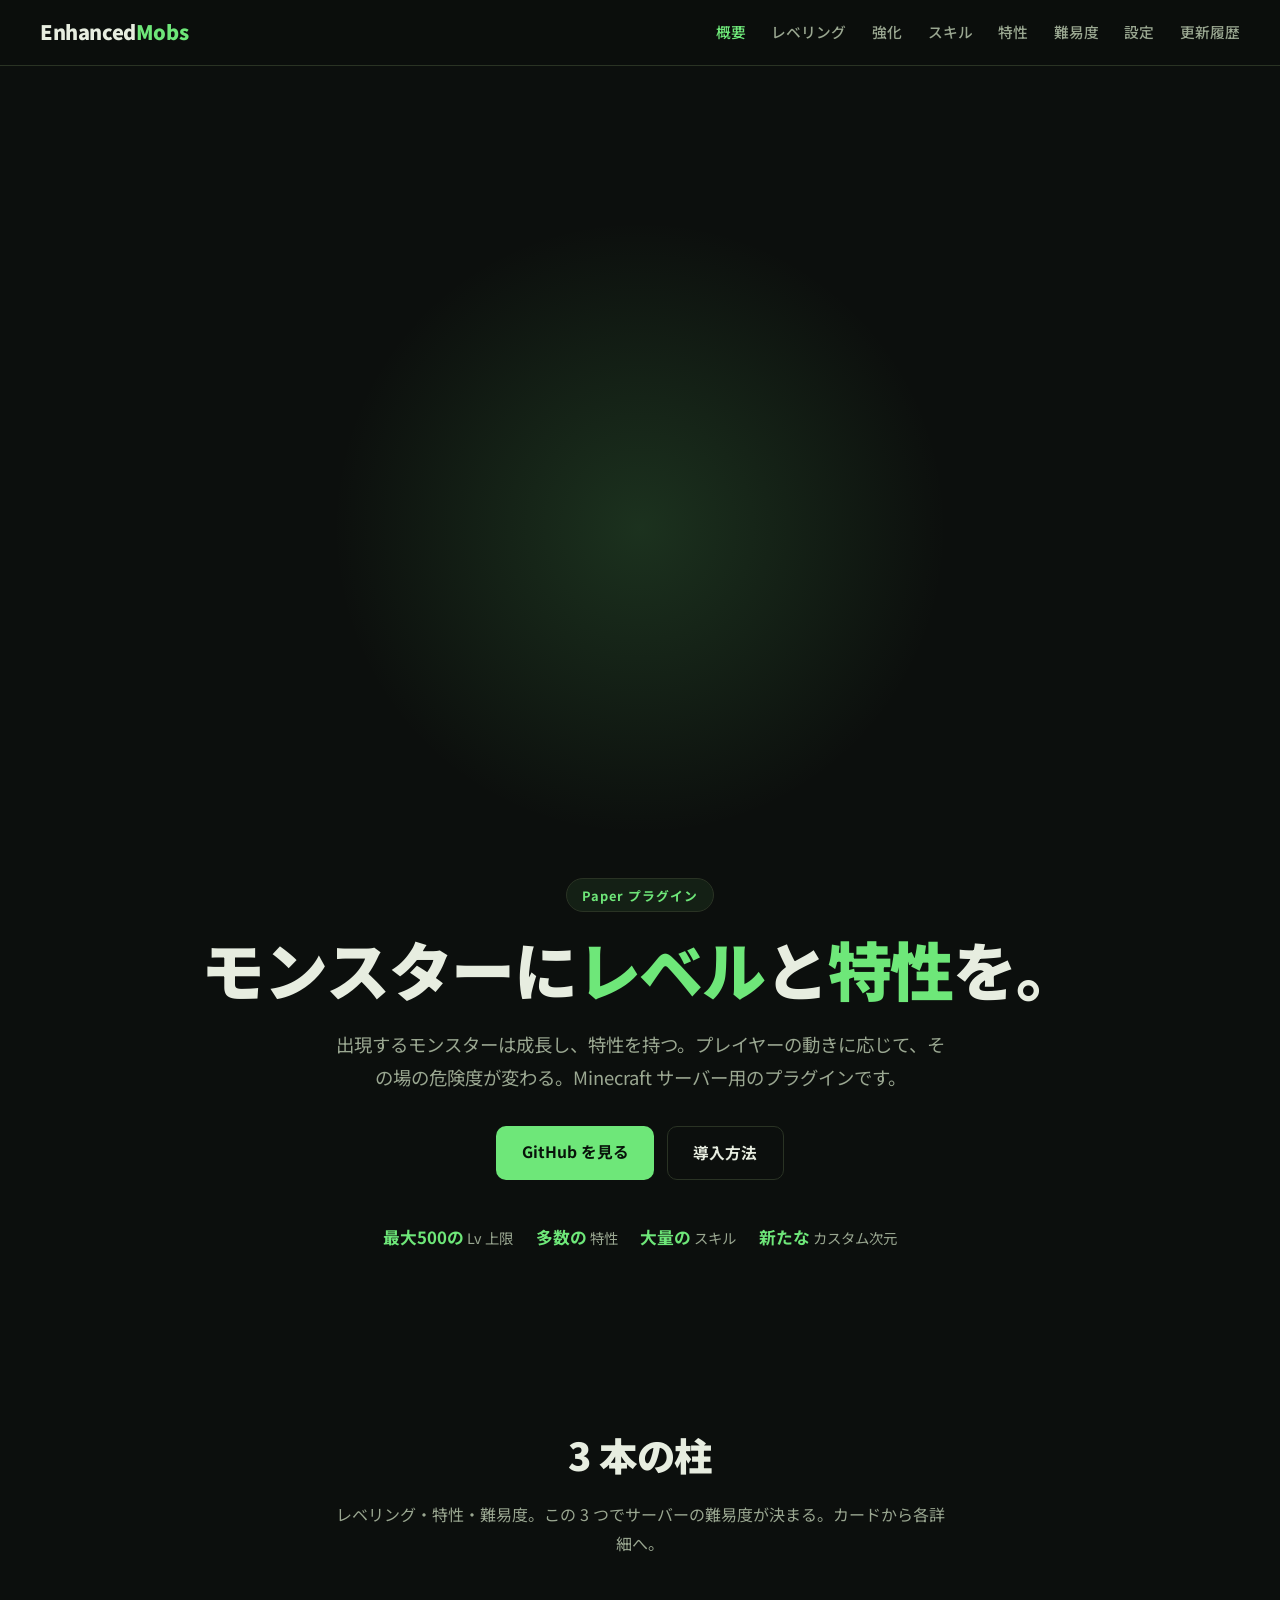
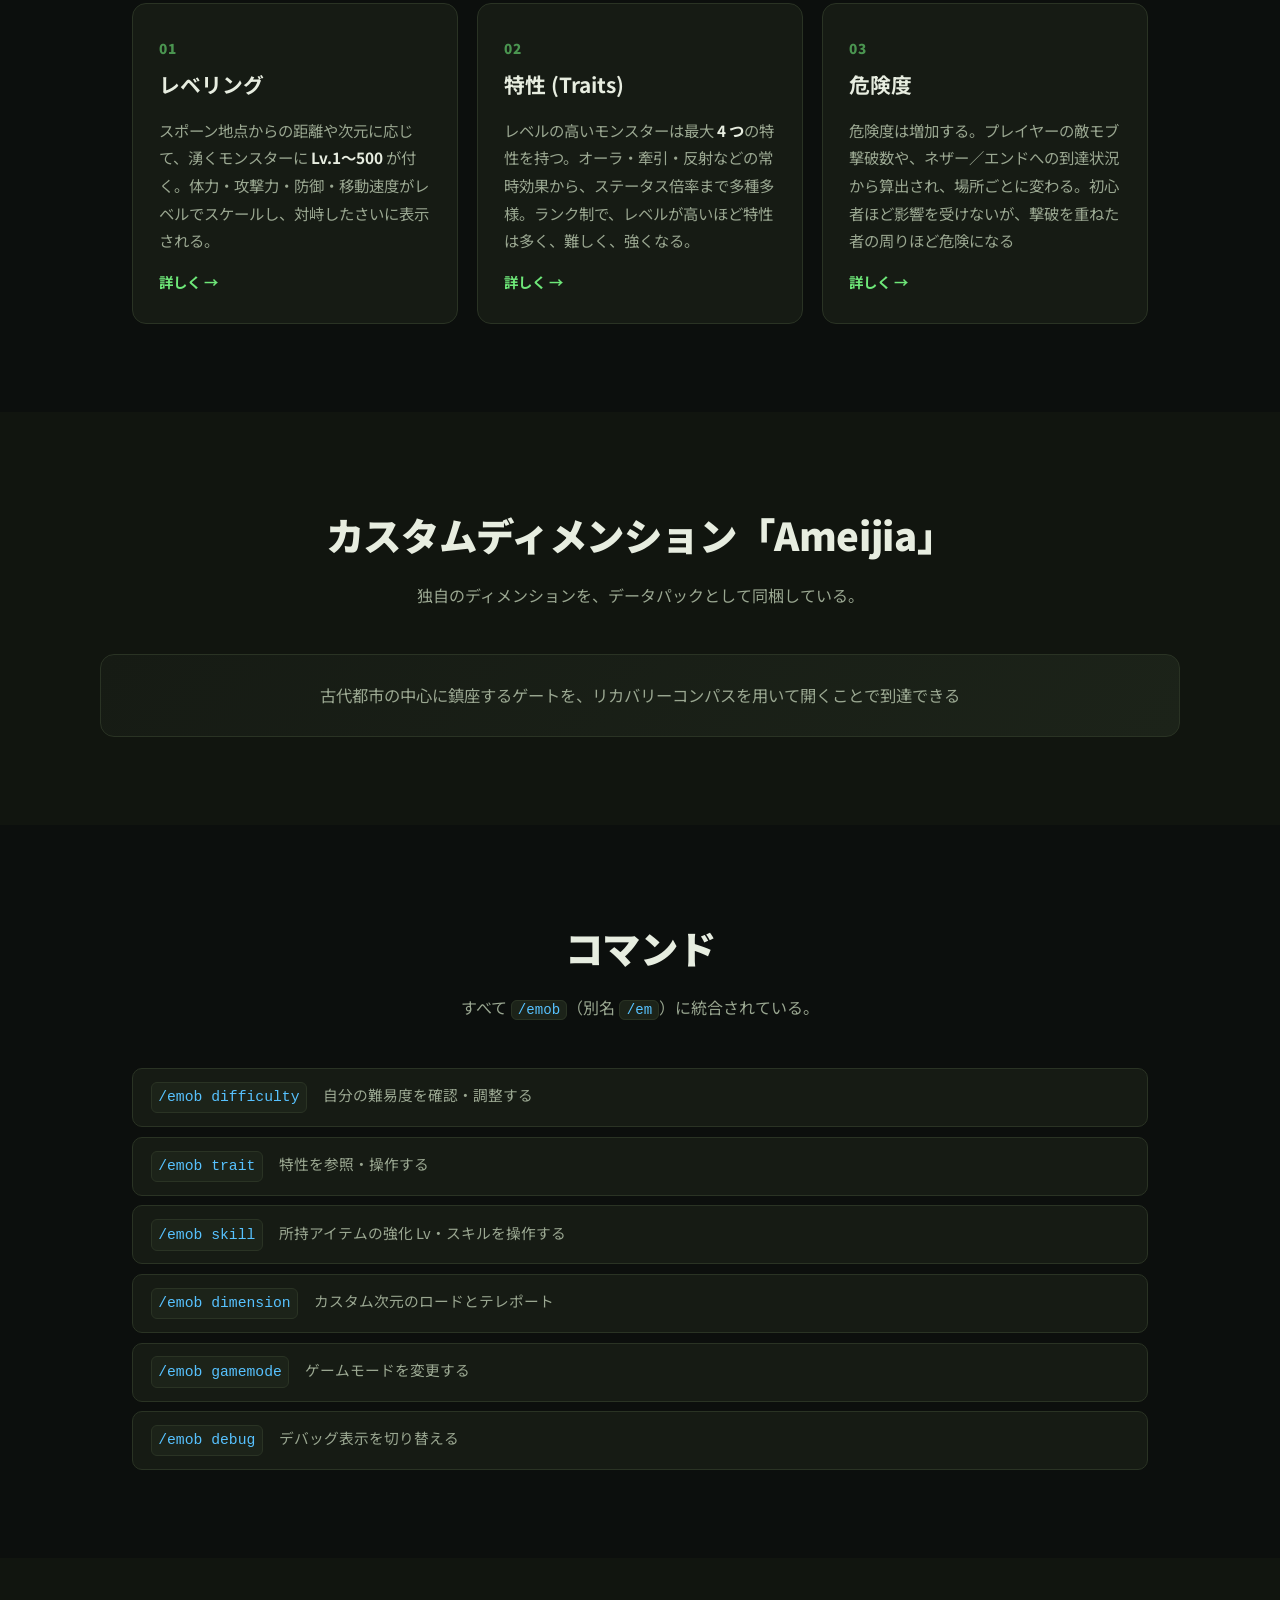
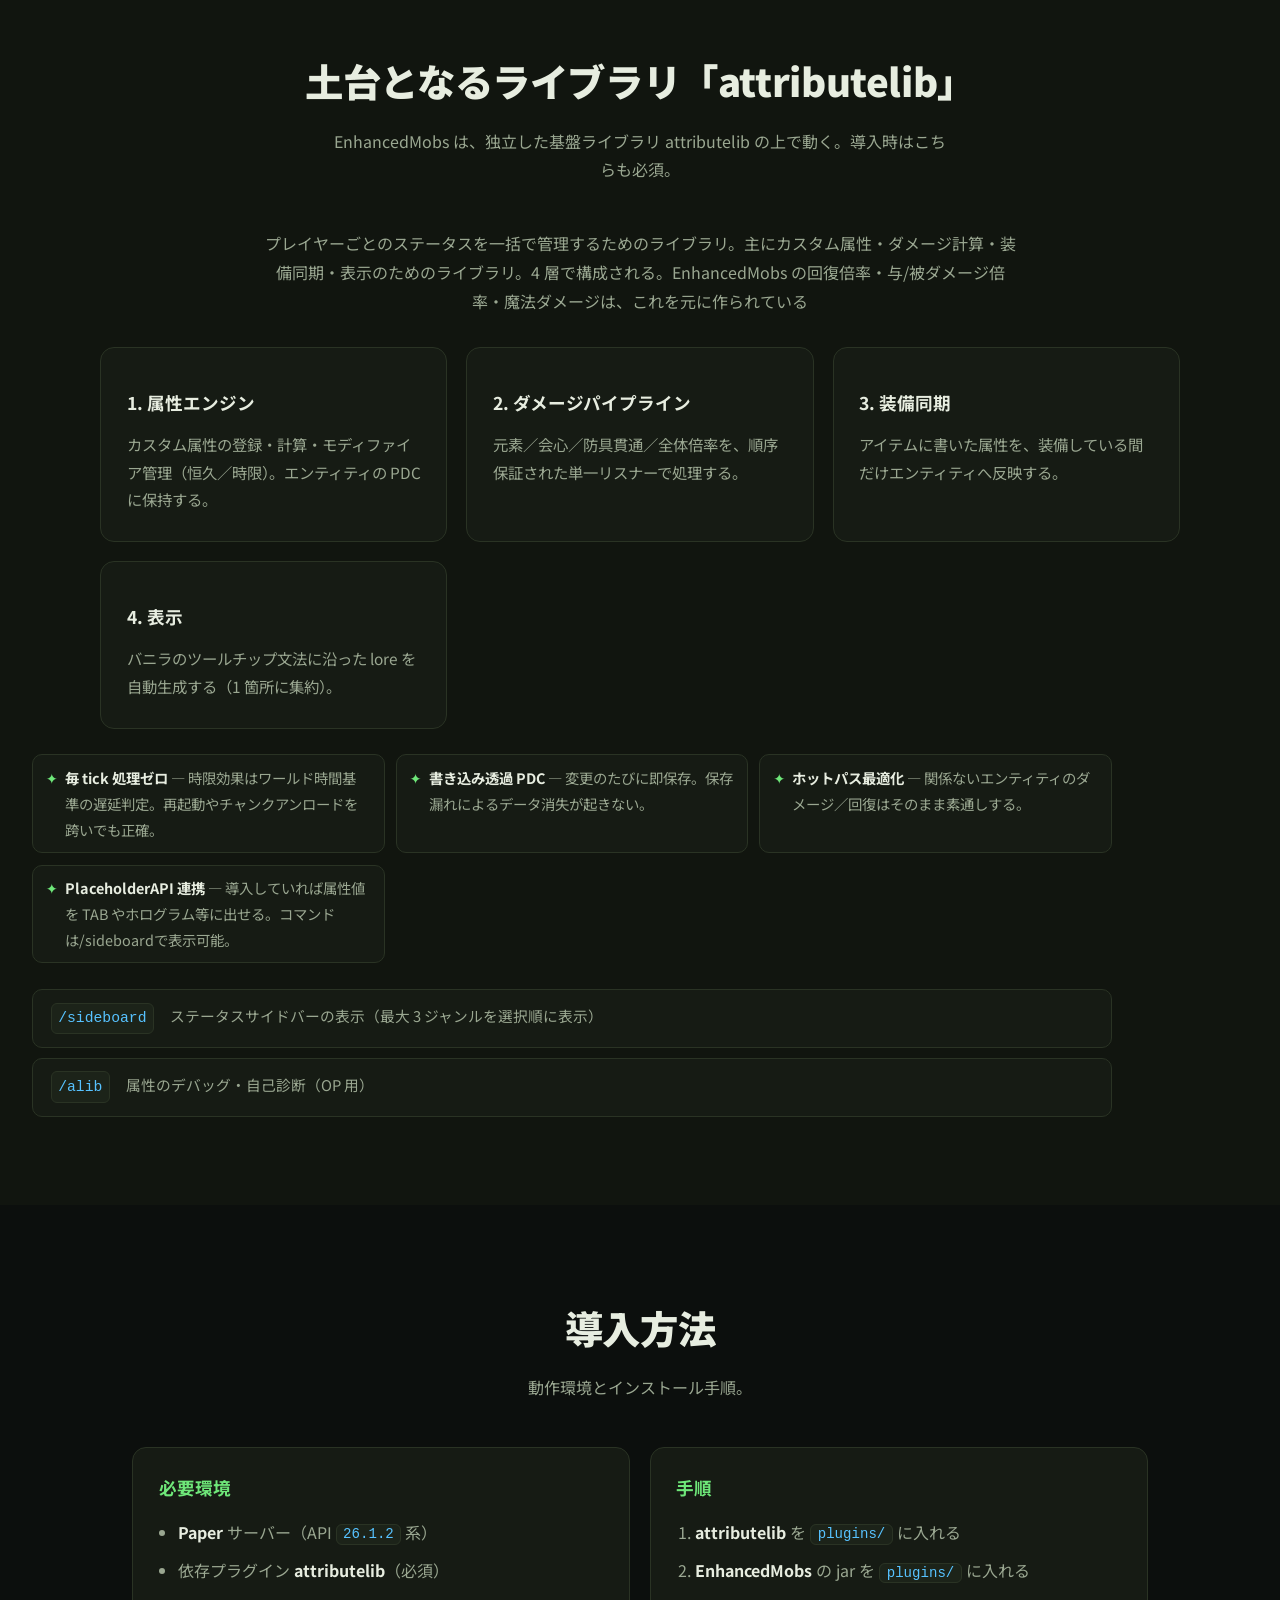
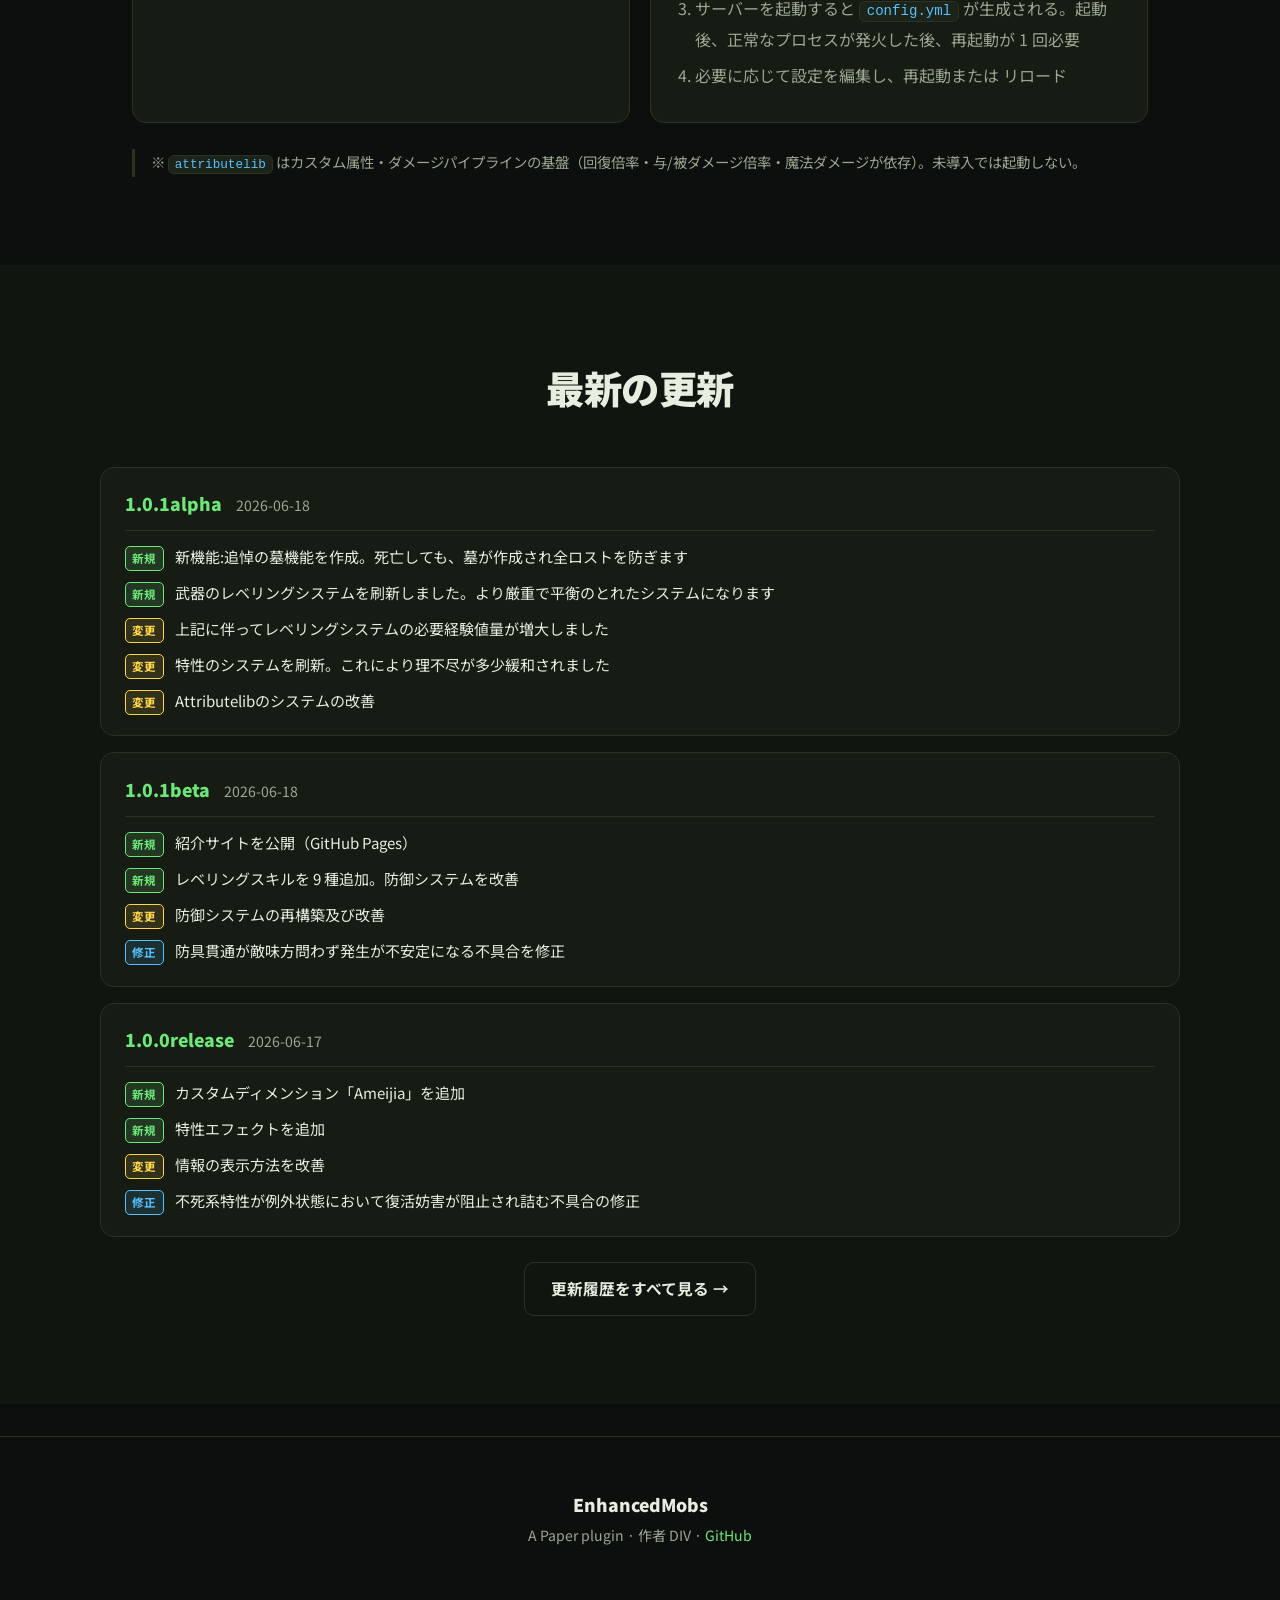
<file: docs/index.html>
<!DOCTYPE html>
<html lang="ja">
<head>
  <meta charset="UTF-8" />
  <meta name="viewport" content="width=device-width, initial-scale=1.0" />
  <title>EnhancedMobs</title>
  <meta name="description" content="" />
  <link rel="preconnect" href="https://fonts.googleapis.com" />
  <link rel="preconnect" href="https://fonts.gstatic.com" crossorigin />
  <link href="https://fonts.googleapis.com/css2?family=Noto+Sans+JP:wght@400;500;700;900&display=swap" rel="stylesheet" />
  <link rel="stylesheet" href="style.css" />
</head>
<body data-page="home">
  <!-- 中身は content.js（文言）と render.js（組み立て）で生成。文言は content.js を編集。 -->
  <script src="content.js"></script>
  <script src="render.js"></script>
</body>
</html>
</file>
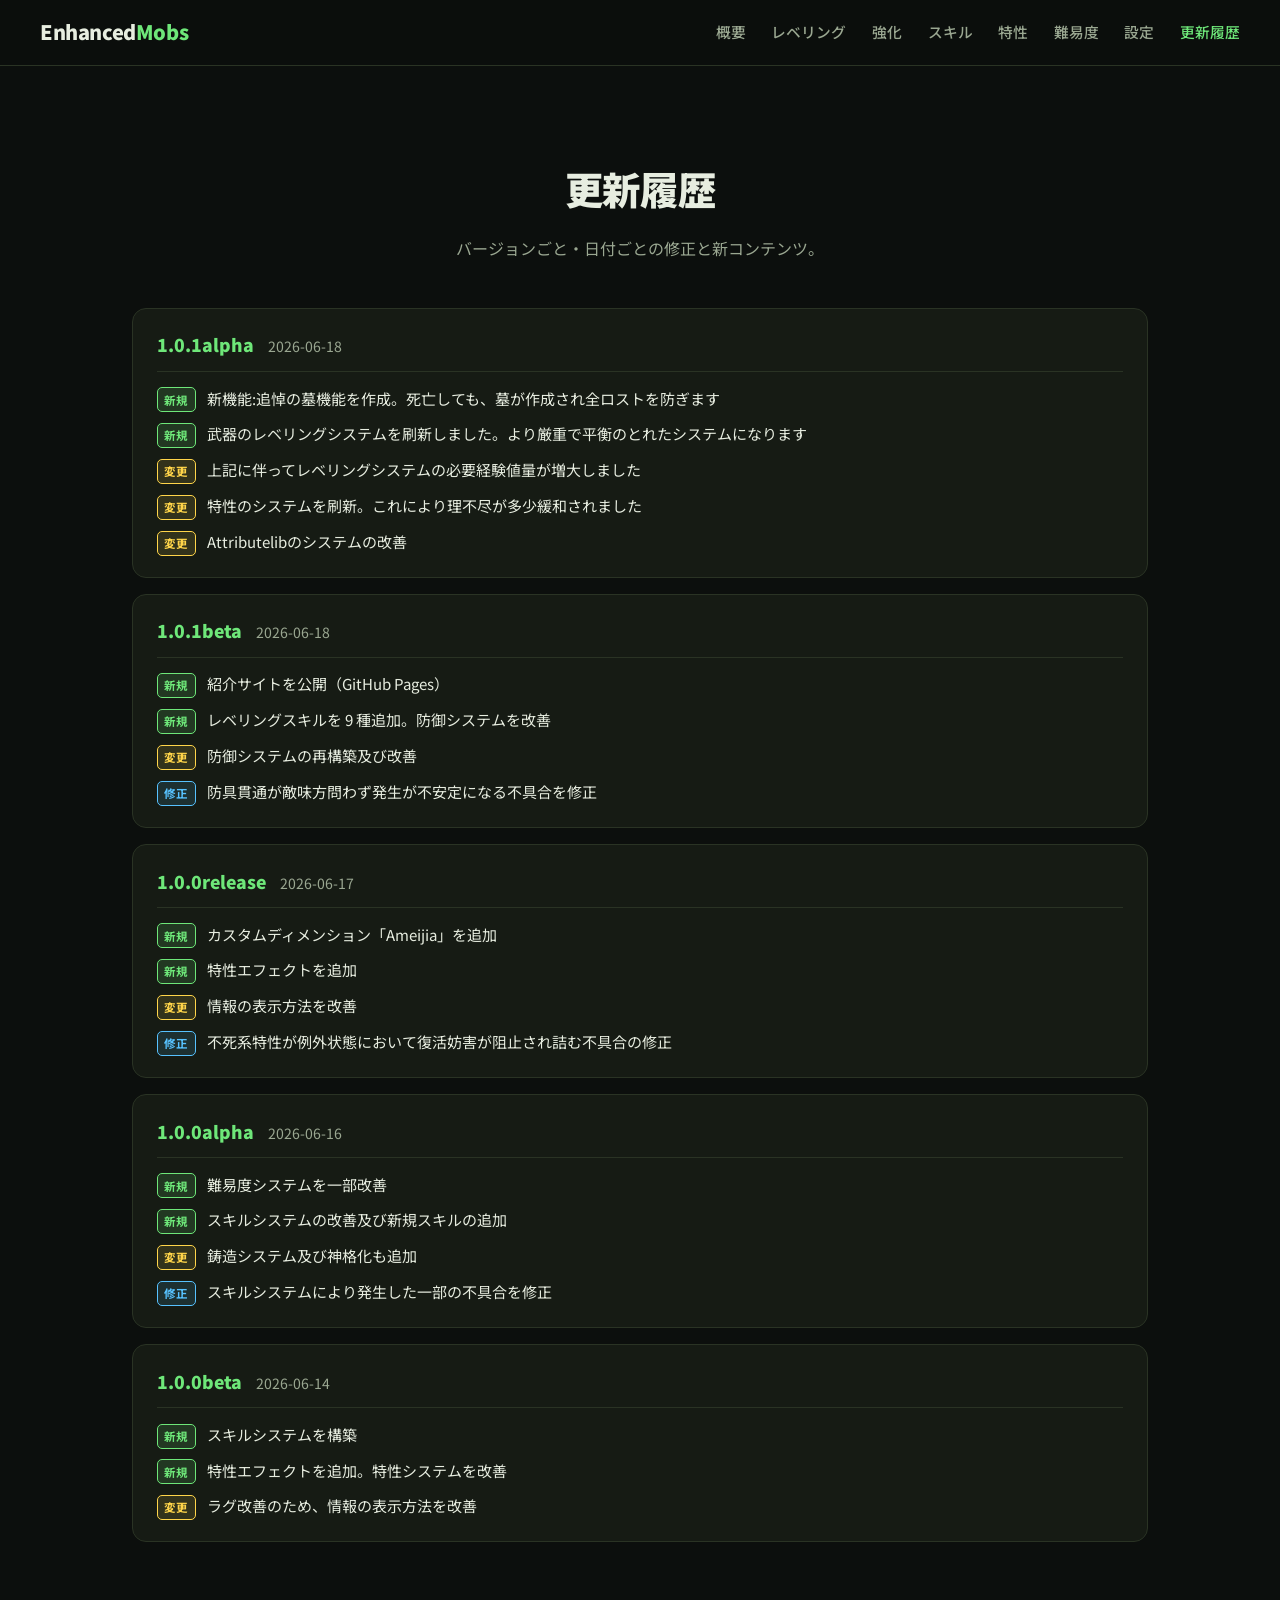
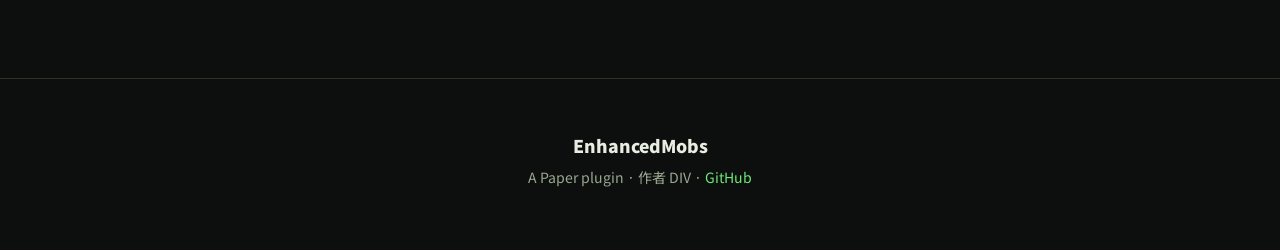
<file: docs/changelog.html>
<!DOCTYPE html>
<html lang="ja">
<head>
  <meta charset="UTF-8" />
  <meta name="viewport" content="width=device-width, initial-scale=1.0" />
  <title>EnhancedMobs</title>
  <meta name="description" content="" />
  <link rel="preconnect" href="https://fonts.googleapis.com" />
  <link rel="preconnect" href="https://fonts.gstatic.com" crossorigin />
  <link href="https://fonts.googleapis.com/css2?family=Noto+Sans+JP:wght@400;500;700;900&display=swap" rel="stylesheet" />
  <link rel="stylesheet" href="style.css" />
</head>
<body data-page="changelog">
  <script src="content.js"></script>
  <script src="render.js"></script>
</body>
</html>
</file>
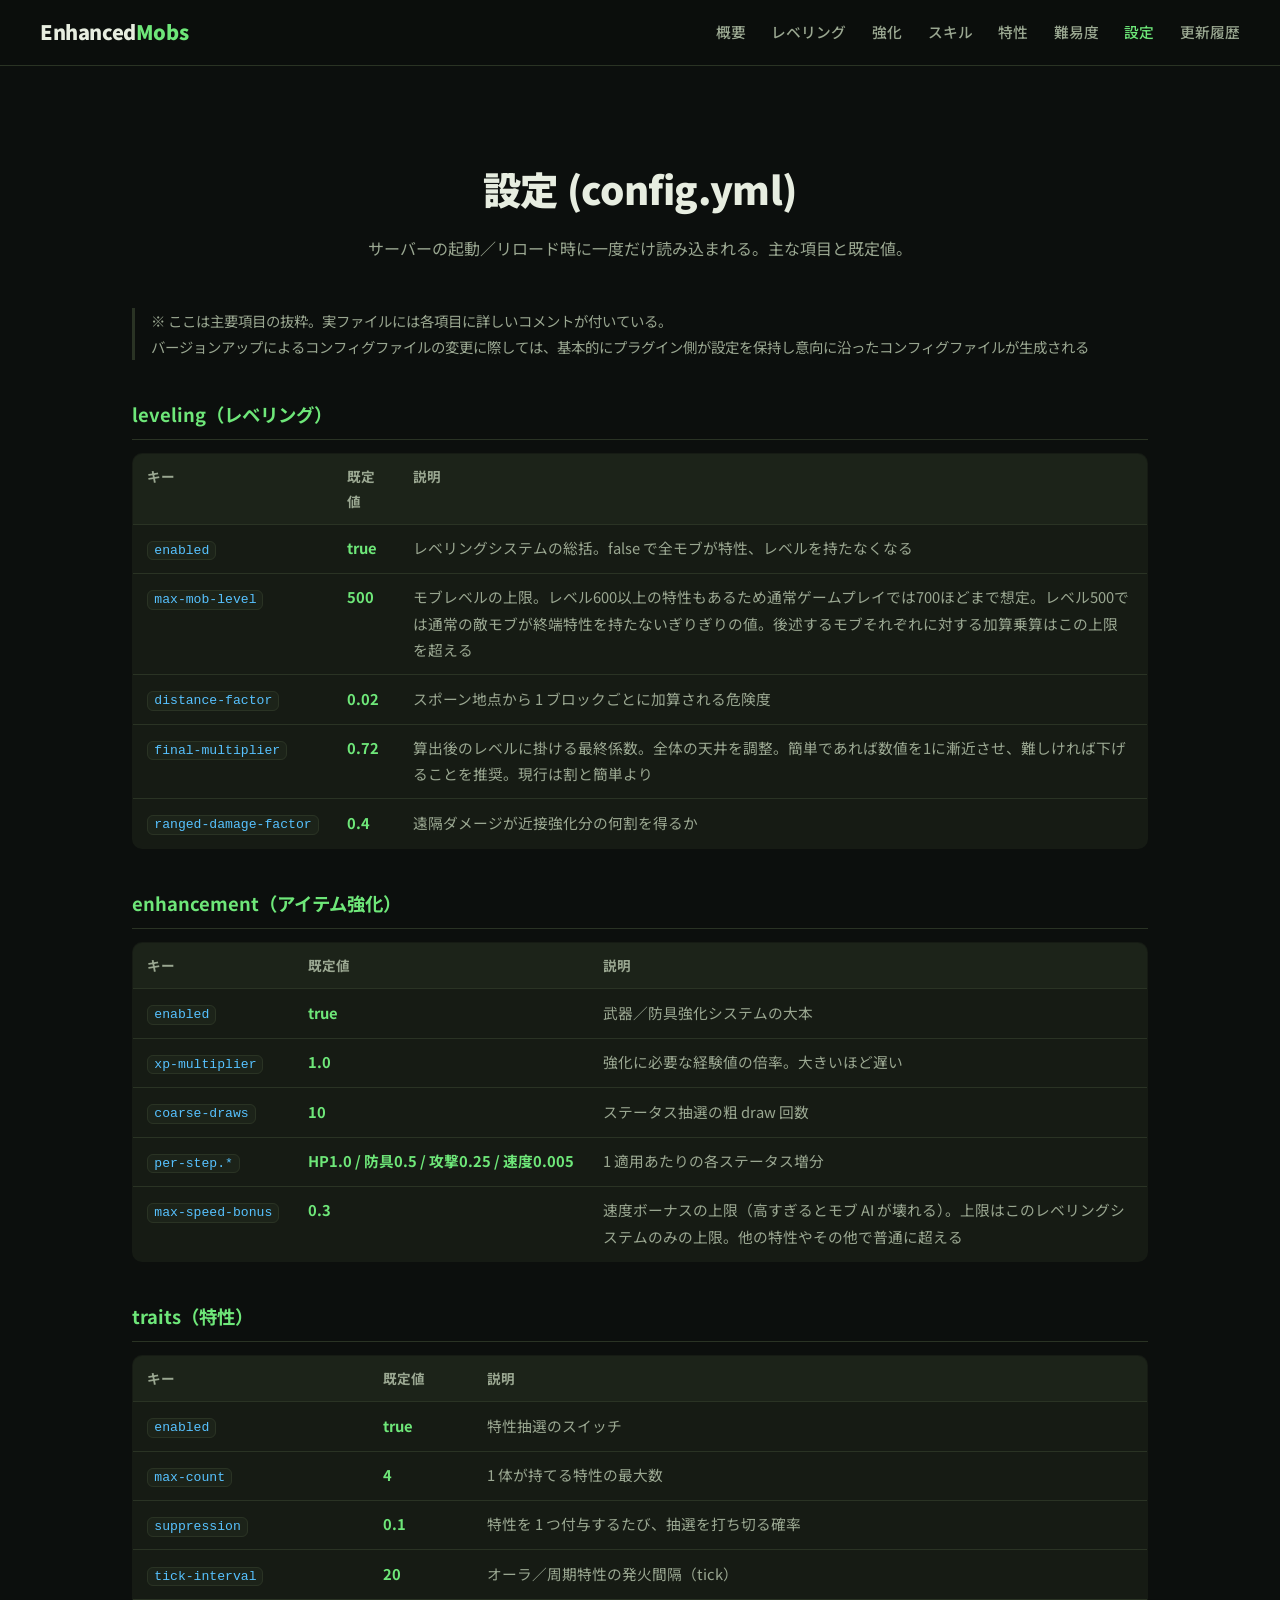
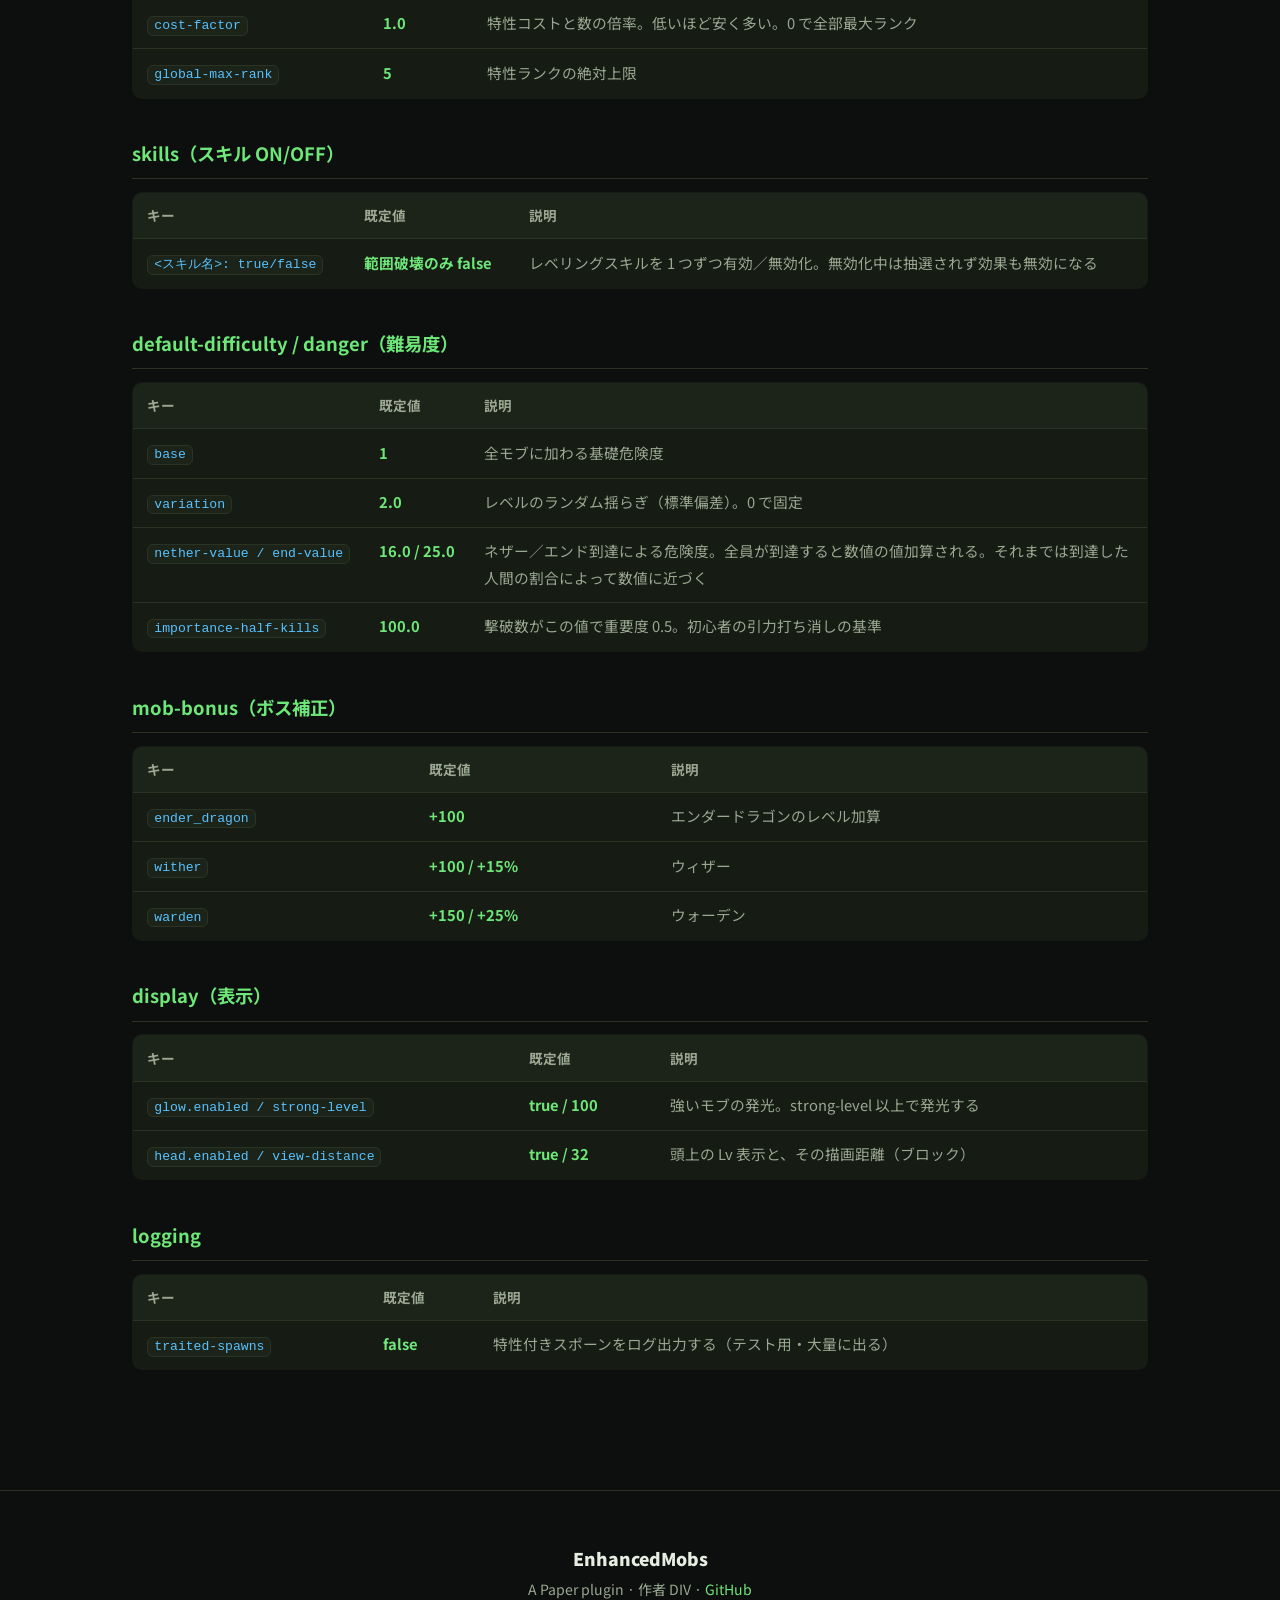
<file: docs/config.html>
<!DOCTYPE html>
<html lang="ja">
<head>
  <meta charset="UTF-8" />
  <meta name="viewport" content="width=device-width, initial-scale=1.0" />
  <title>EnhancedMobs</title>
  <meta name="description" content="" />
  <link rel="preconnect" href="https://fonts.googleapis.com" />
  <link rel="preconnect" href="https://fonts.gstatic.com" crossorigin />
  <link href="https://fonts.googleapis.com/css2?family=Noto+Sans+JP:wght@400;500;700;900&display=swap" rel="stylesheet" />
  <link rel="stylesheet" href="style.css" />
</head>
<body data-page="config">
  <script src="content.js"></script>
  <script src="render.js"></script>
</body>
</html>
</file>
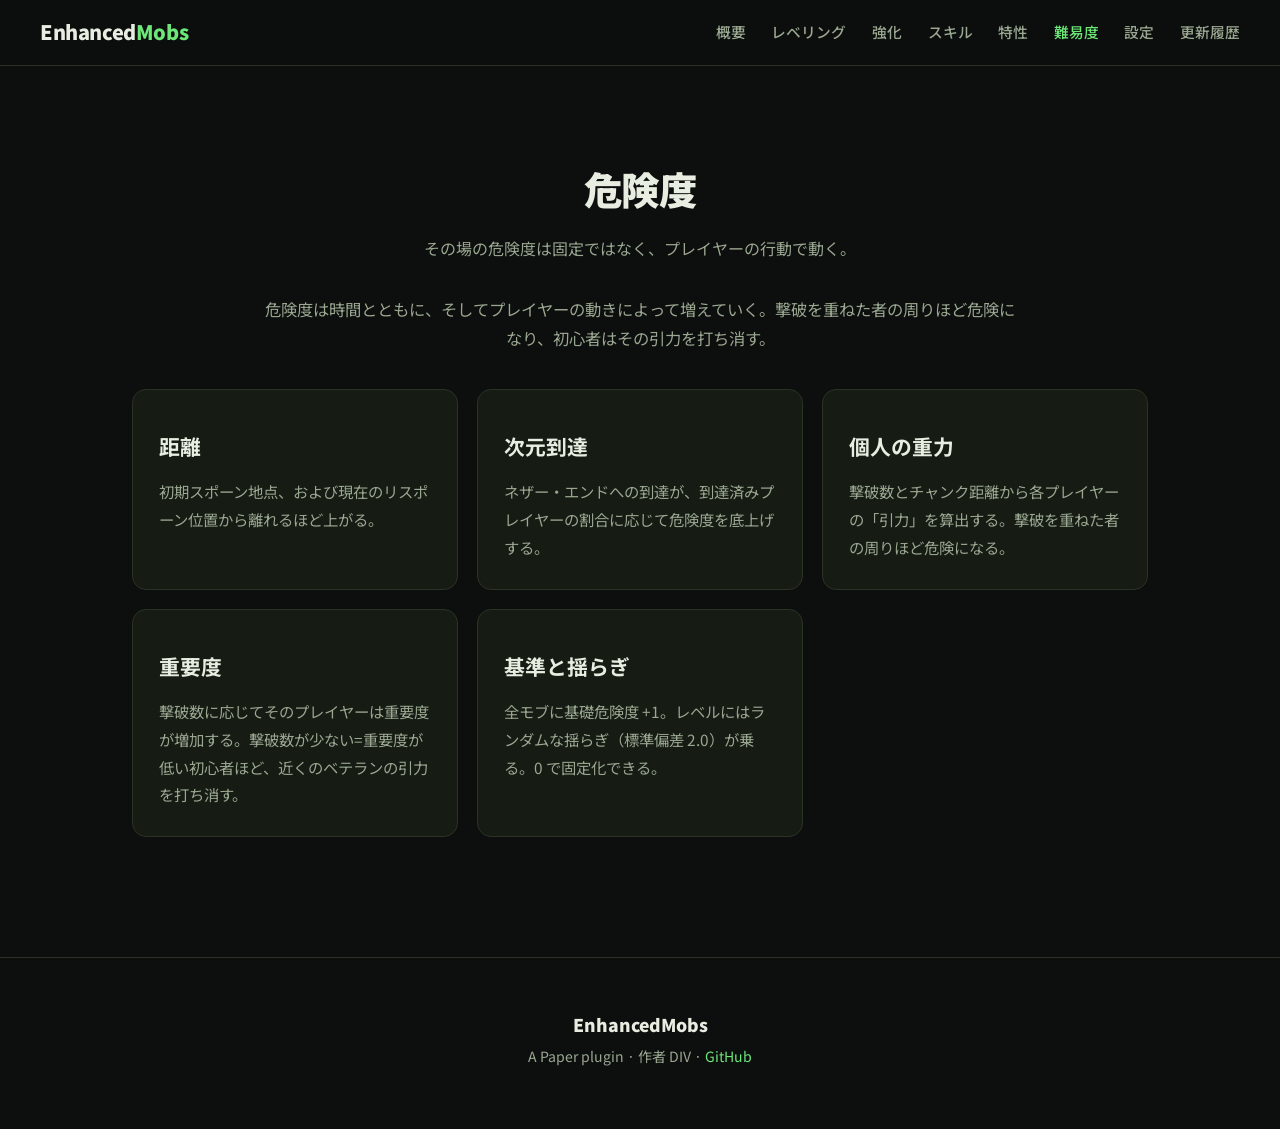
<file: docs/difficulty.html>
<!DOCTYPE html>
<html lang="ja">
<head>
  <meta charset="UTF-8" />
  <meta name="viewport" content="width=device-width, initial-scale=1.0" />
  <title>EnhancedMobs</title>
  <meta name="description" content="" />
  <link rel="preconnect" href="https://fonts.googleapis.com" />
  <link rel="preconnect" href="https://fonts.gstatic.com" crossorigin />
  <link href="https://fonts.googleapis.com/css2?family=Noto+Sans+JP:wght@400;500;700;900&display=swap" rel="stylesheet" />
  <link rel="stylesheet" href="style.css" />
</head>
<body data-page="difficulty">
  <script src="content.js"></script>
  <script src="render.js"></script>
</body>
</html>
</file>
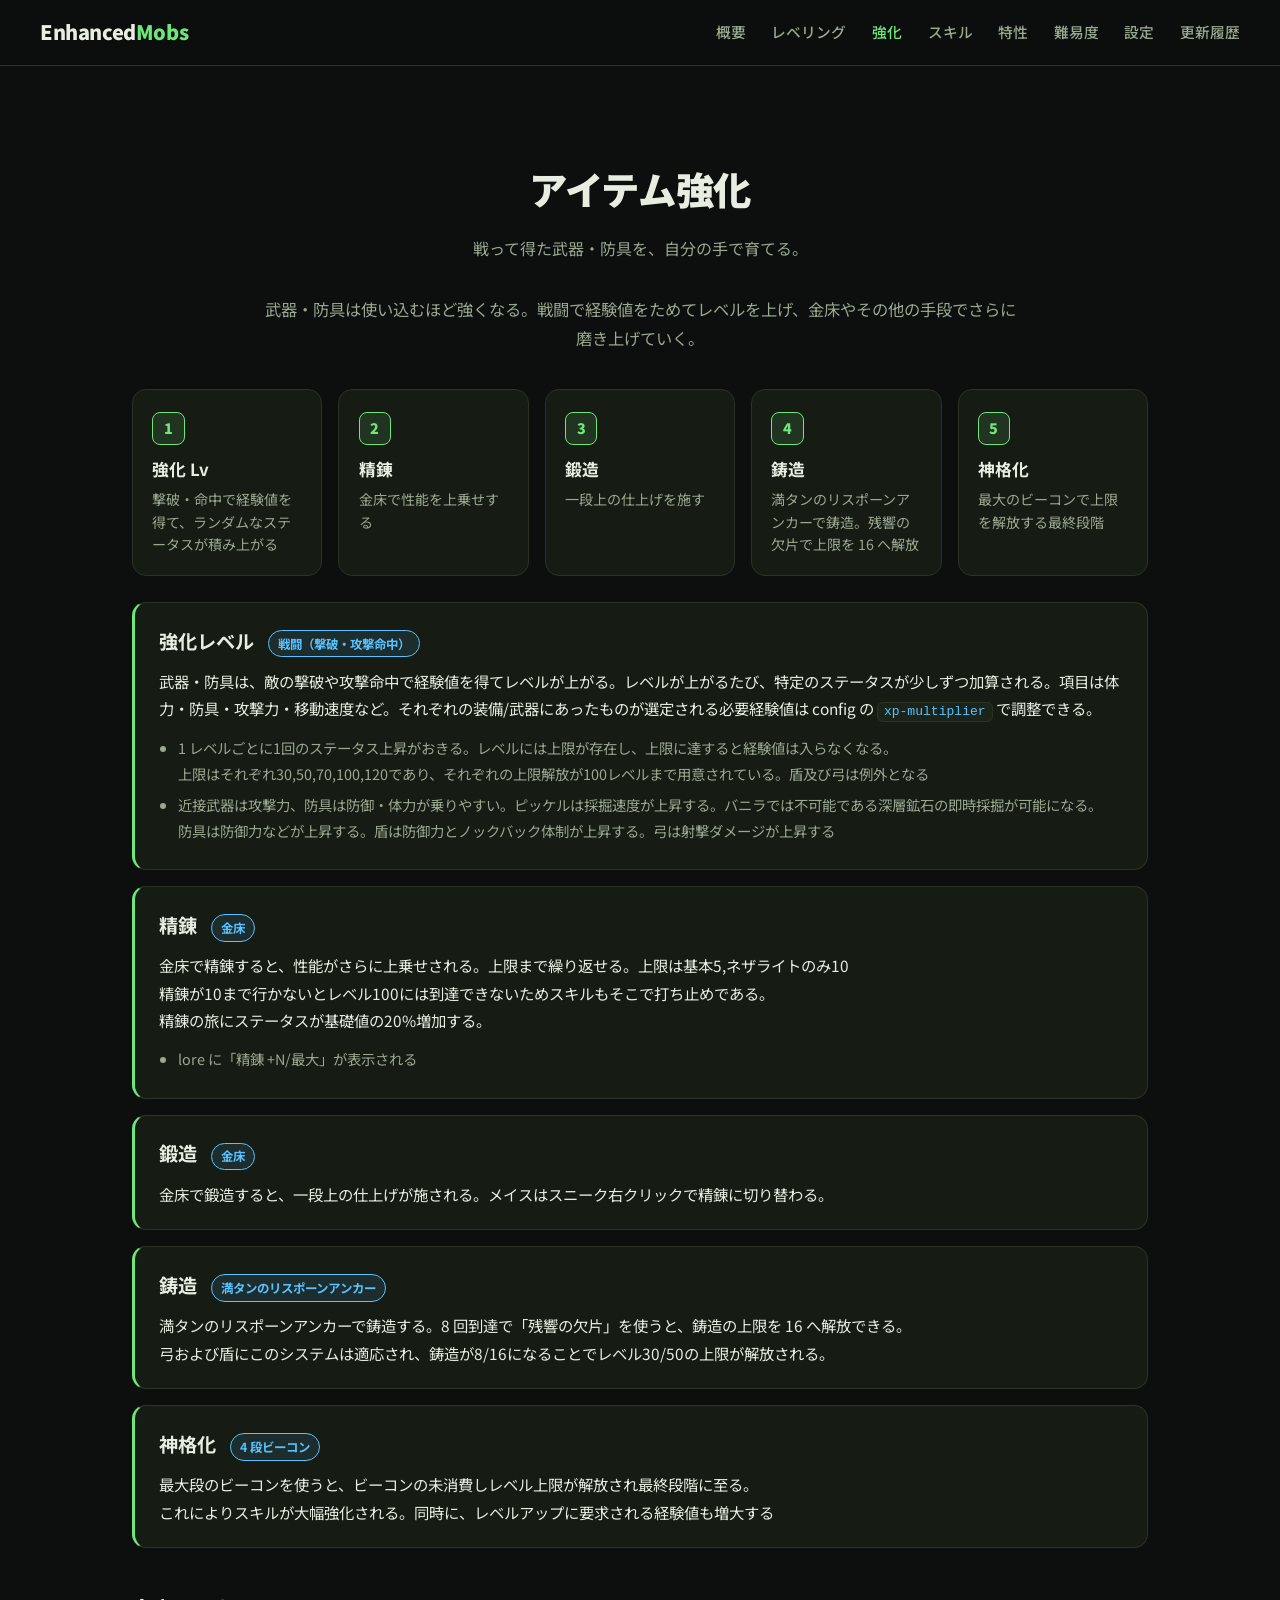
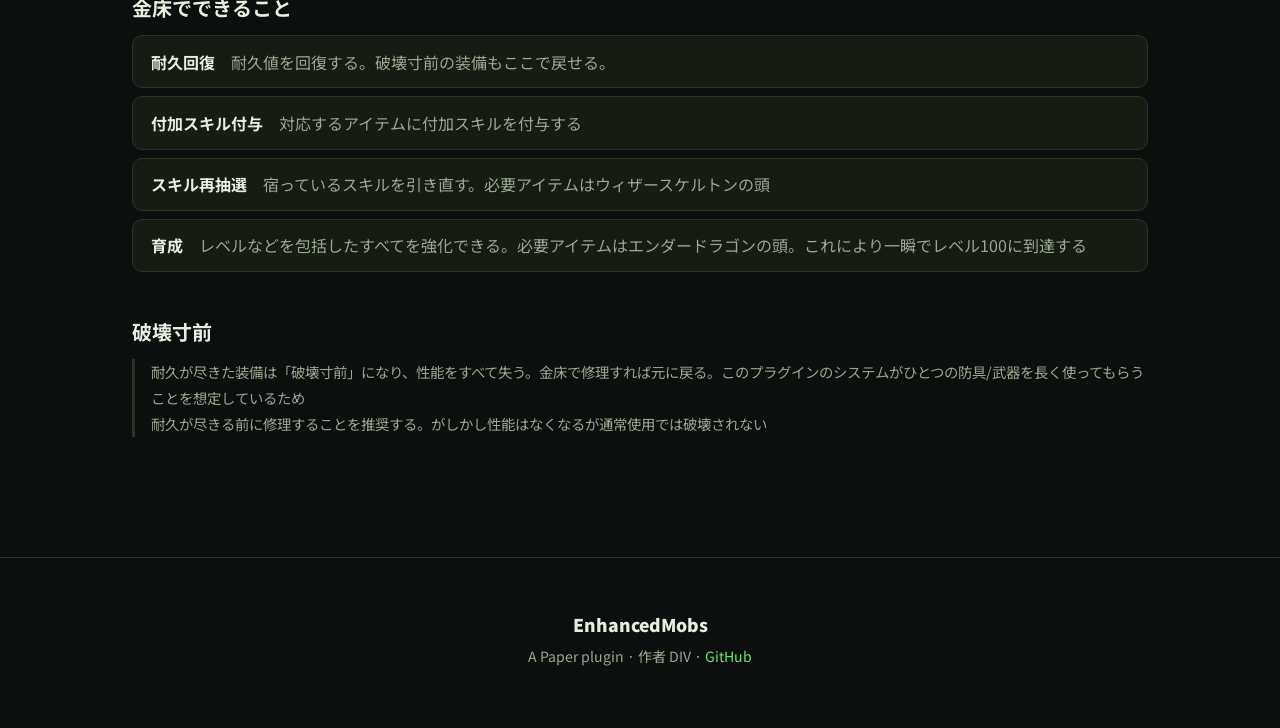
<file: docs/enhance.html>
<!DOCTYPE html>
<html lang="ja">
<head>
  <meta charset="UTF-8" />
  <meta name="viewport" content="width=device-width, initial-scale=1.0" />
  <title>EnhancedMobs</title>
  <meta name="description" content="" />
  <link rel="preconnect" href="https://fonts.googleapis.com" />
  <link rel="preconnect" href="https://fonts.gstatic.com" crossorigin />
  <link href="https://fonts.googleapis.com/css2?family=Noto+Sans+JP:wght@400;500;700;900&display=swap" rel="stylesheet" />
  <link rel="stylesheet" href="style.css" />
</head>
<body data-page="enhance">
  <script src="content.js"></script>
  <script src="render.js"></script>
</body>
</html>
</file>
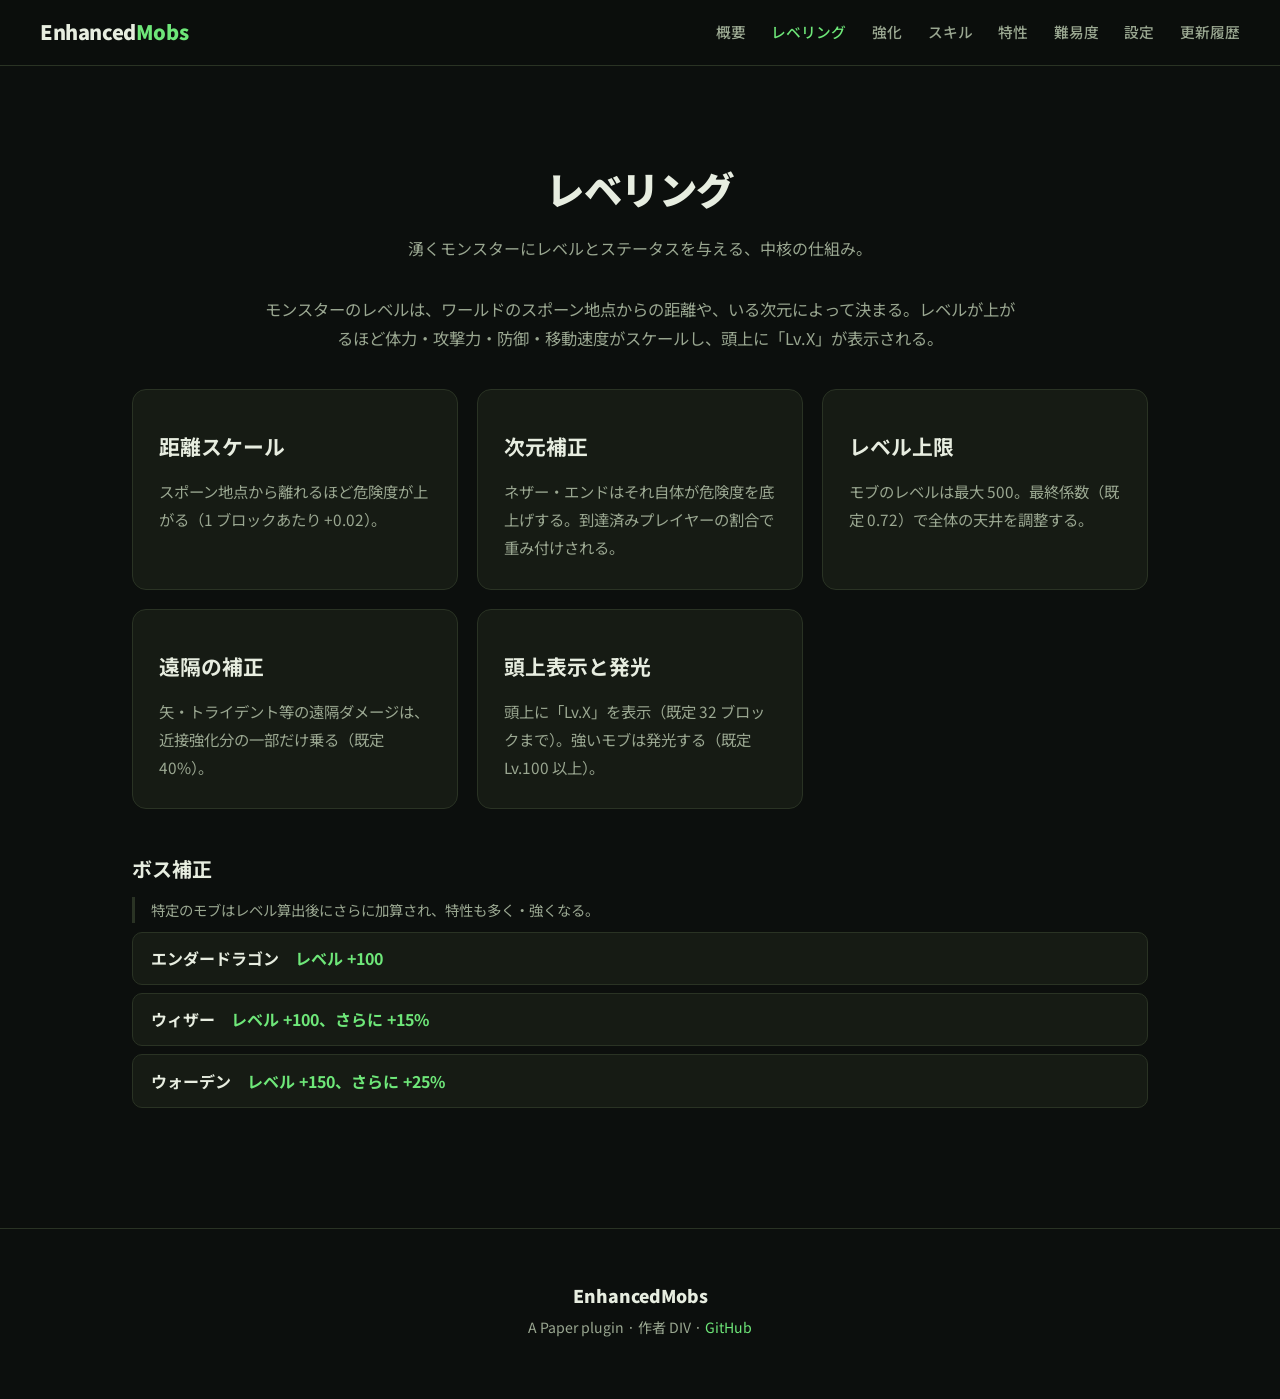
<file: docs/leveling.html>
<!DOCTYPE html>
<html lang="ja">
<head>
  <meta charset="UTF-8" />
  <meta name="viewport" content="width=device-width, initial-scale=1.0" />
  <title>EnhancedMobs</title>
  <meta name="description" content="" />
  <link rel="preconnect" href="https://fonts.googleapis.com" />
  <link rel="preconnect" href="https://fonts.gstatic.com" crossorigin />
  <link href="https://fonts.googleapis.com/css2?family=Noto+Sans+JP:wght@400;500;700;900&display=swap" rel="stylesheet" />
  <link rel="stylesheet" href="style.css" />
</head>
<body data-page="leveling">
  <script src="content.js"></script>
  <script src="render.js"></script>
</body>
</html>
</file>
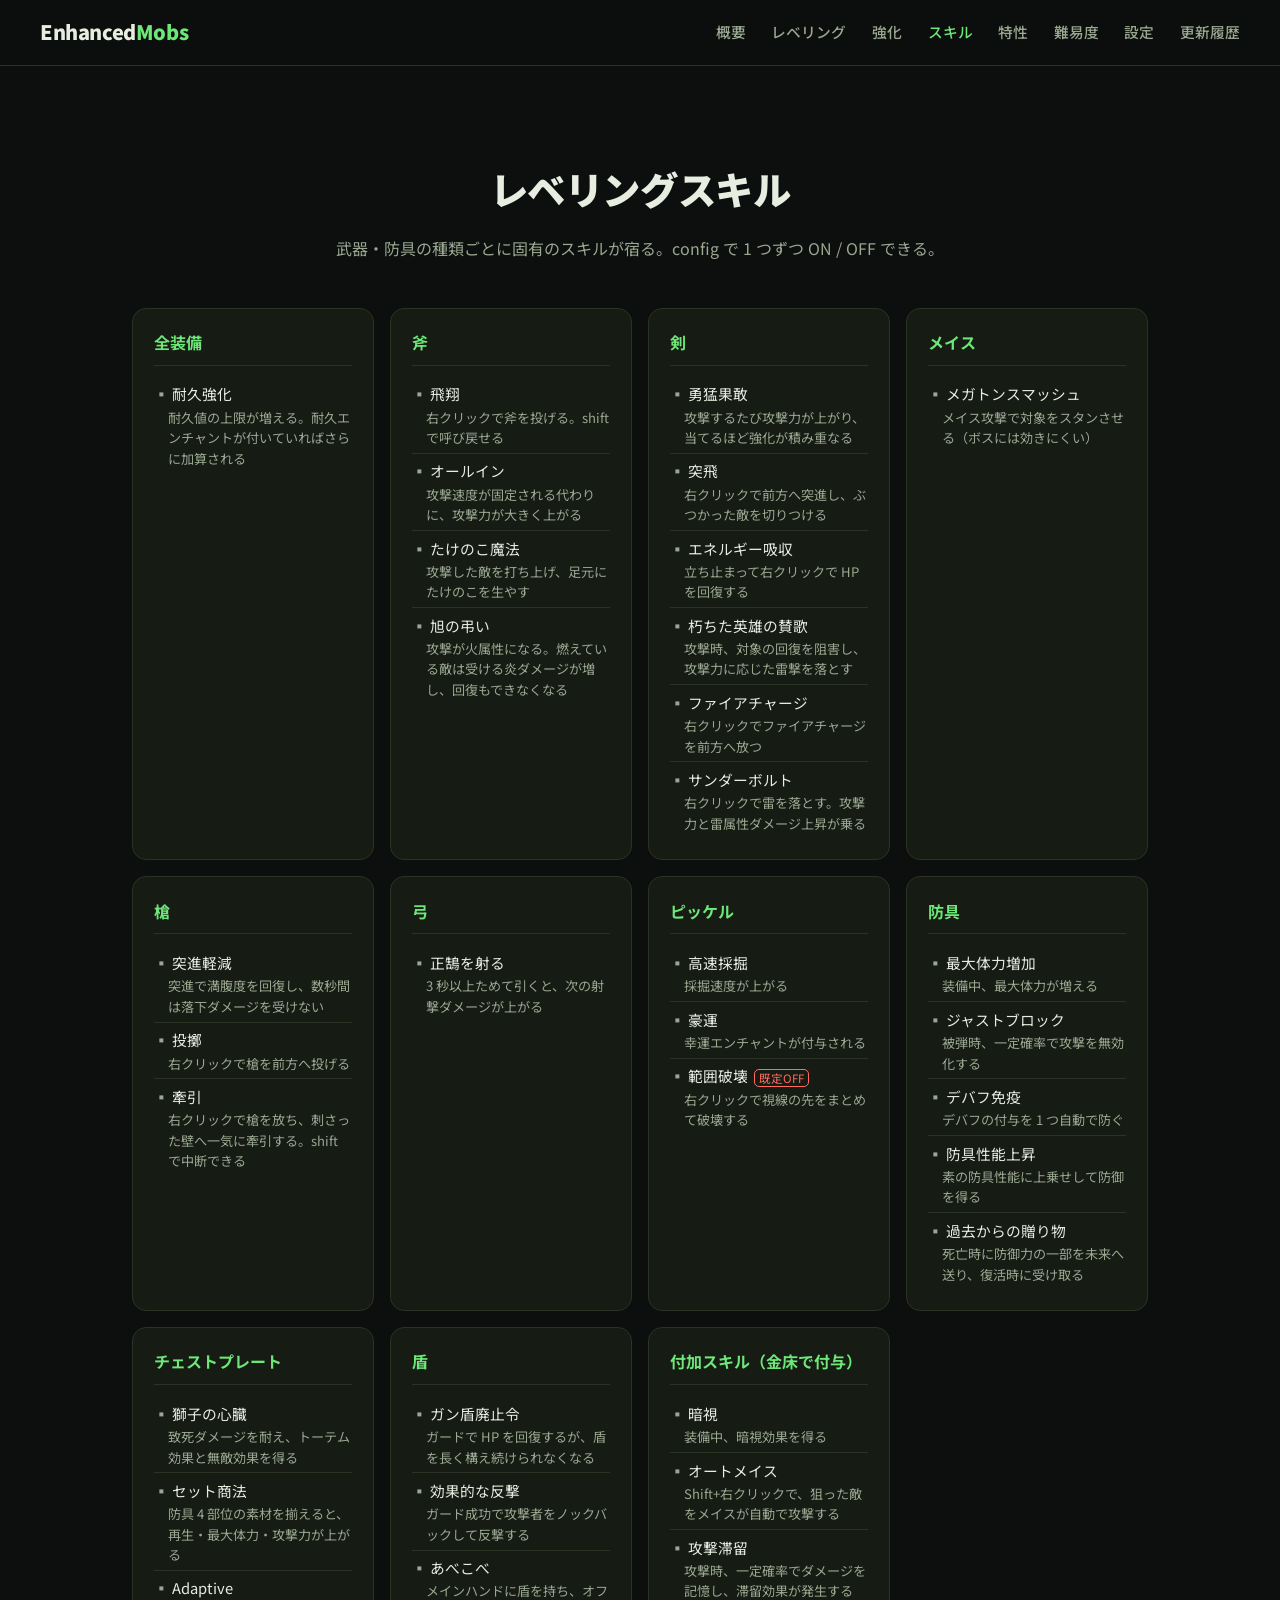
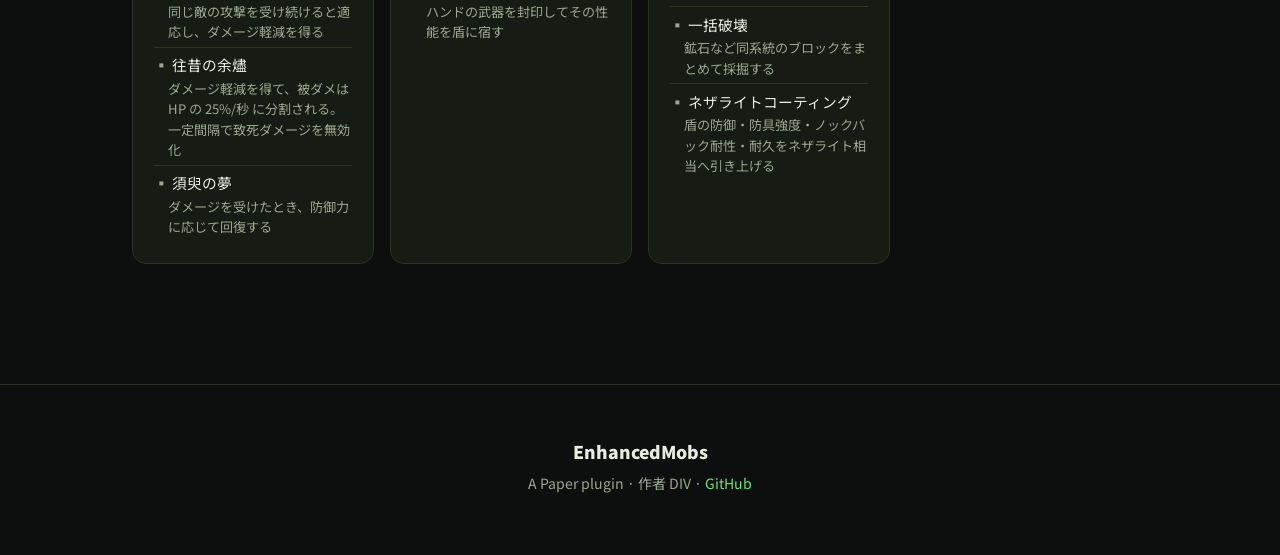
<file: docs/skills.html>
<!DOCTYPE html>
<html lang="ja">
<head>
  <meta charset="UTF-8" />
  <meta name="viewport" content="width=device-width, initial-scale=1.0" />
  <title>EnhancedMobs</title>
  <meta name="description" content="" />
  <link rel="preconnect" href="https://fonts.googleapis.com" />
  <link rel="preconnect" href="https://fonts.gstatic.com" crossorigin />
  <link href="https://fonts.googleapis.com/css2?family=Noto+Sans+JP:wght@400;500;700;900&display=swap" rel="stylesheet" />
  <link rel="stylesheet" href="style.css" />
</head>
<body data-page="skills">
  <script src="content.js"></script>
  <script src="render.js"></script>
</body>
</html>
</file>
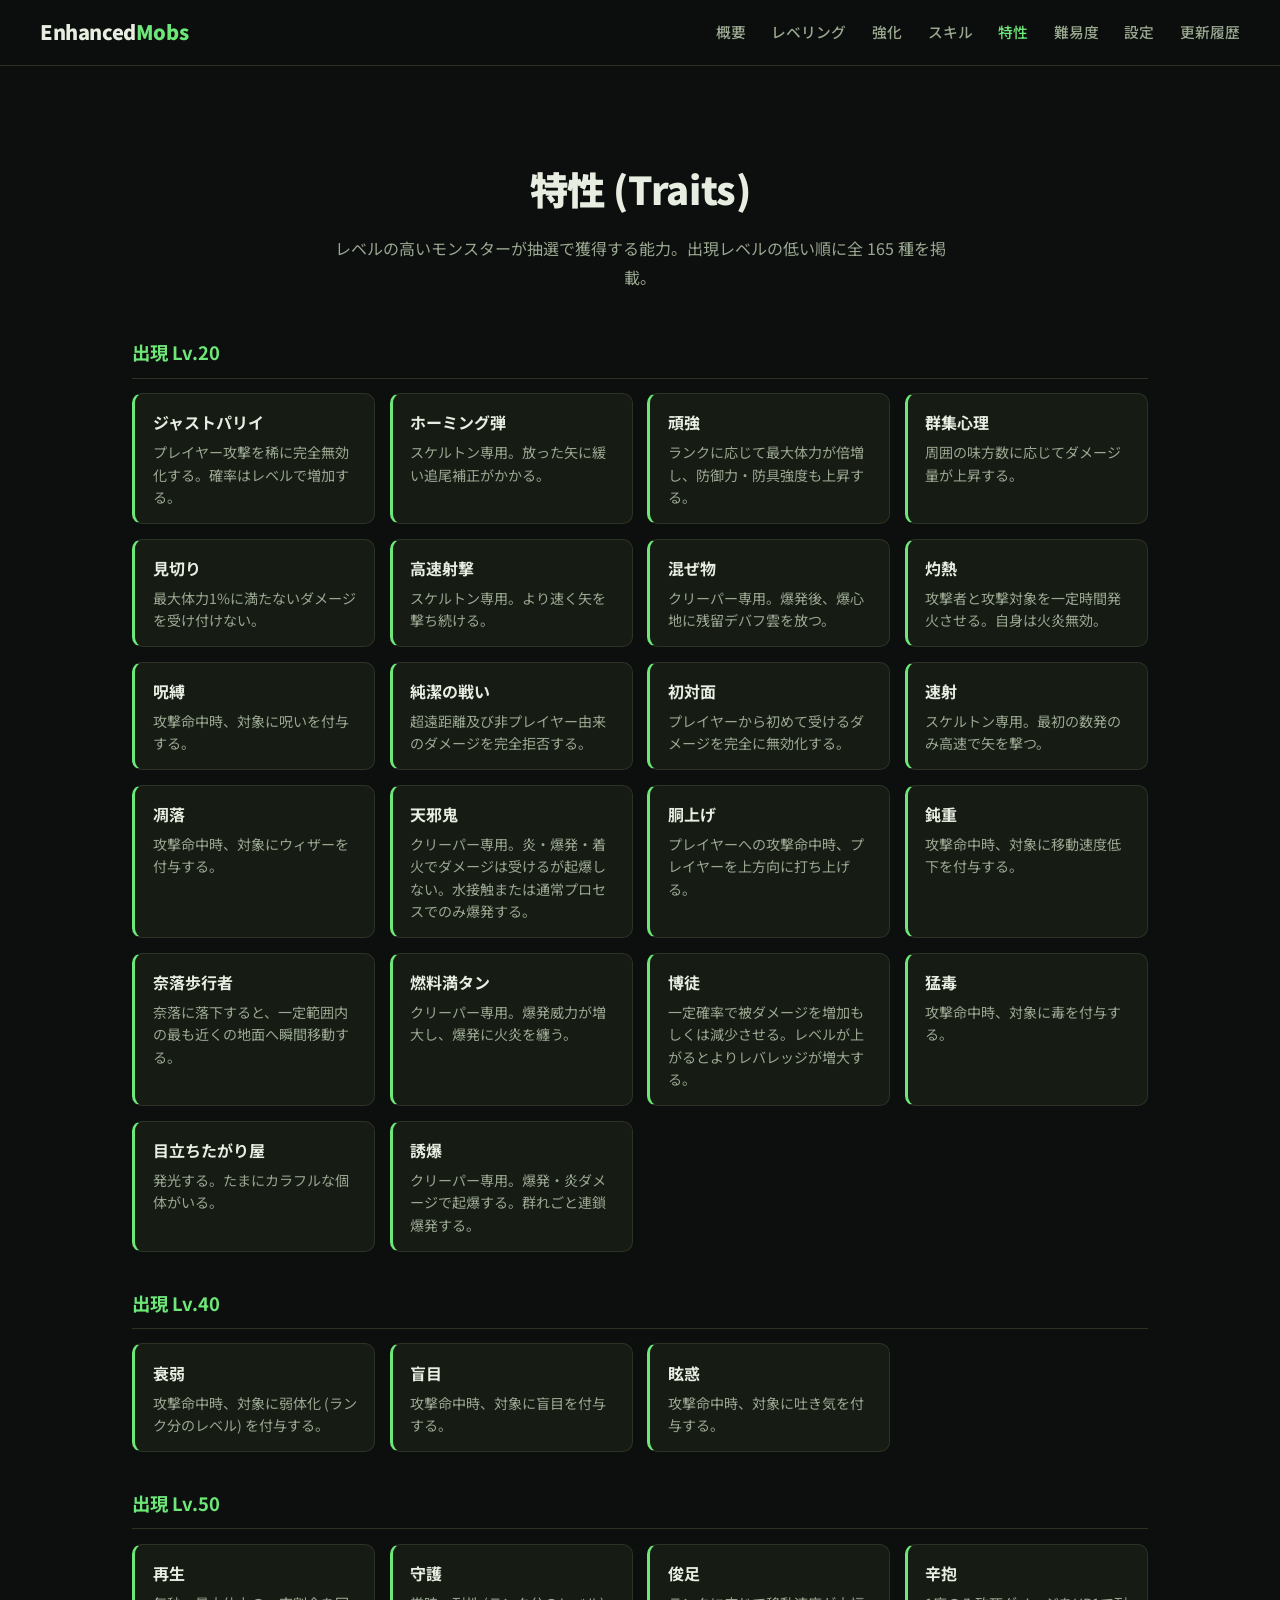
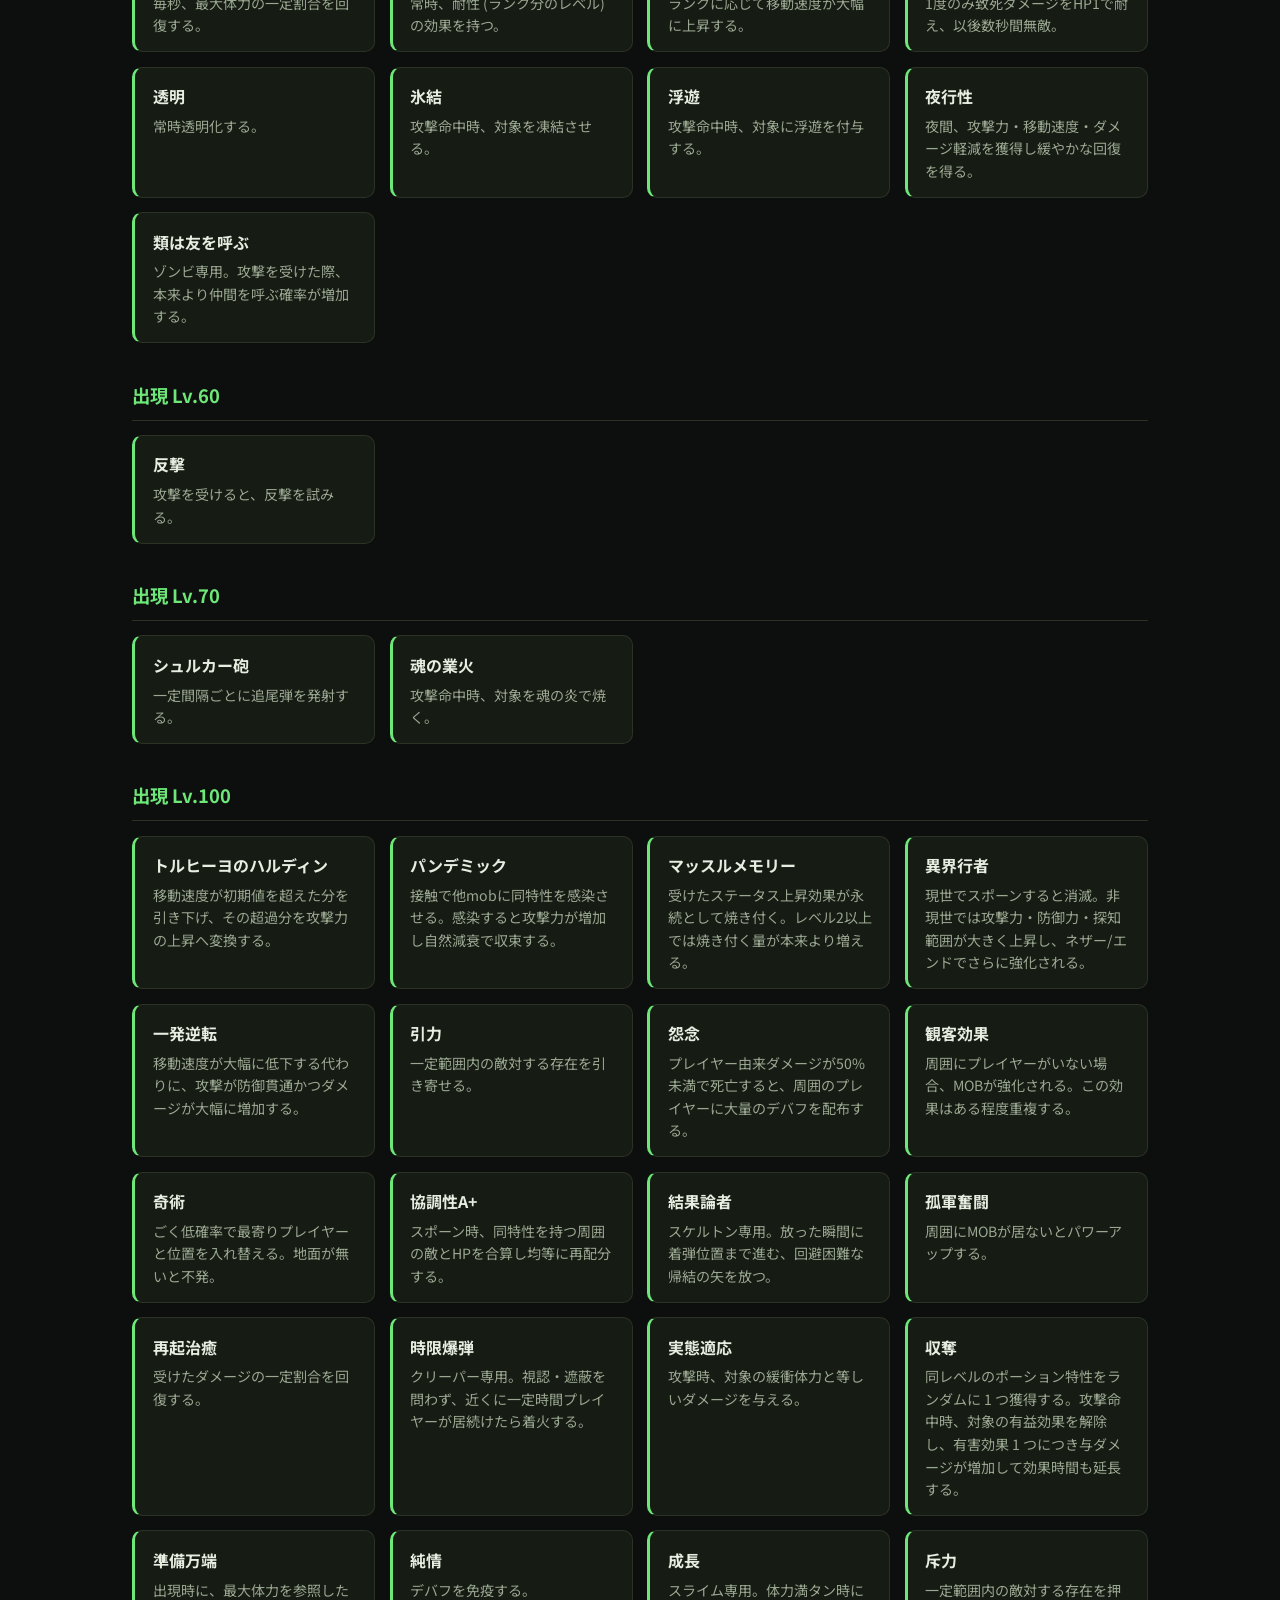
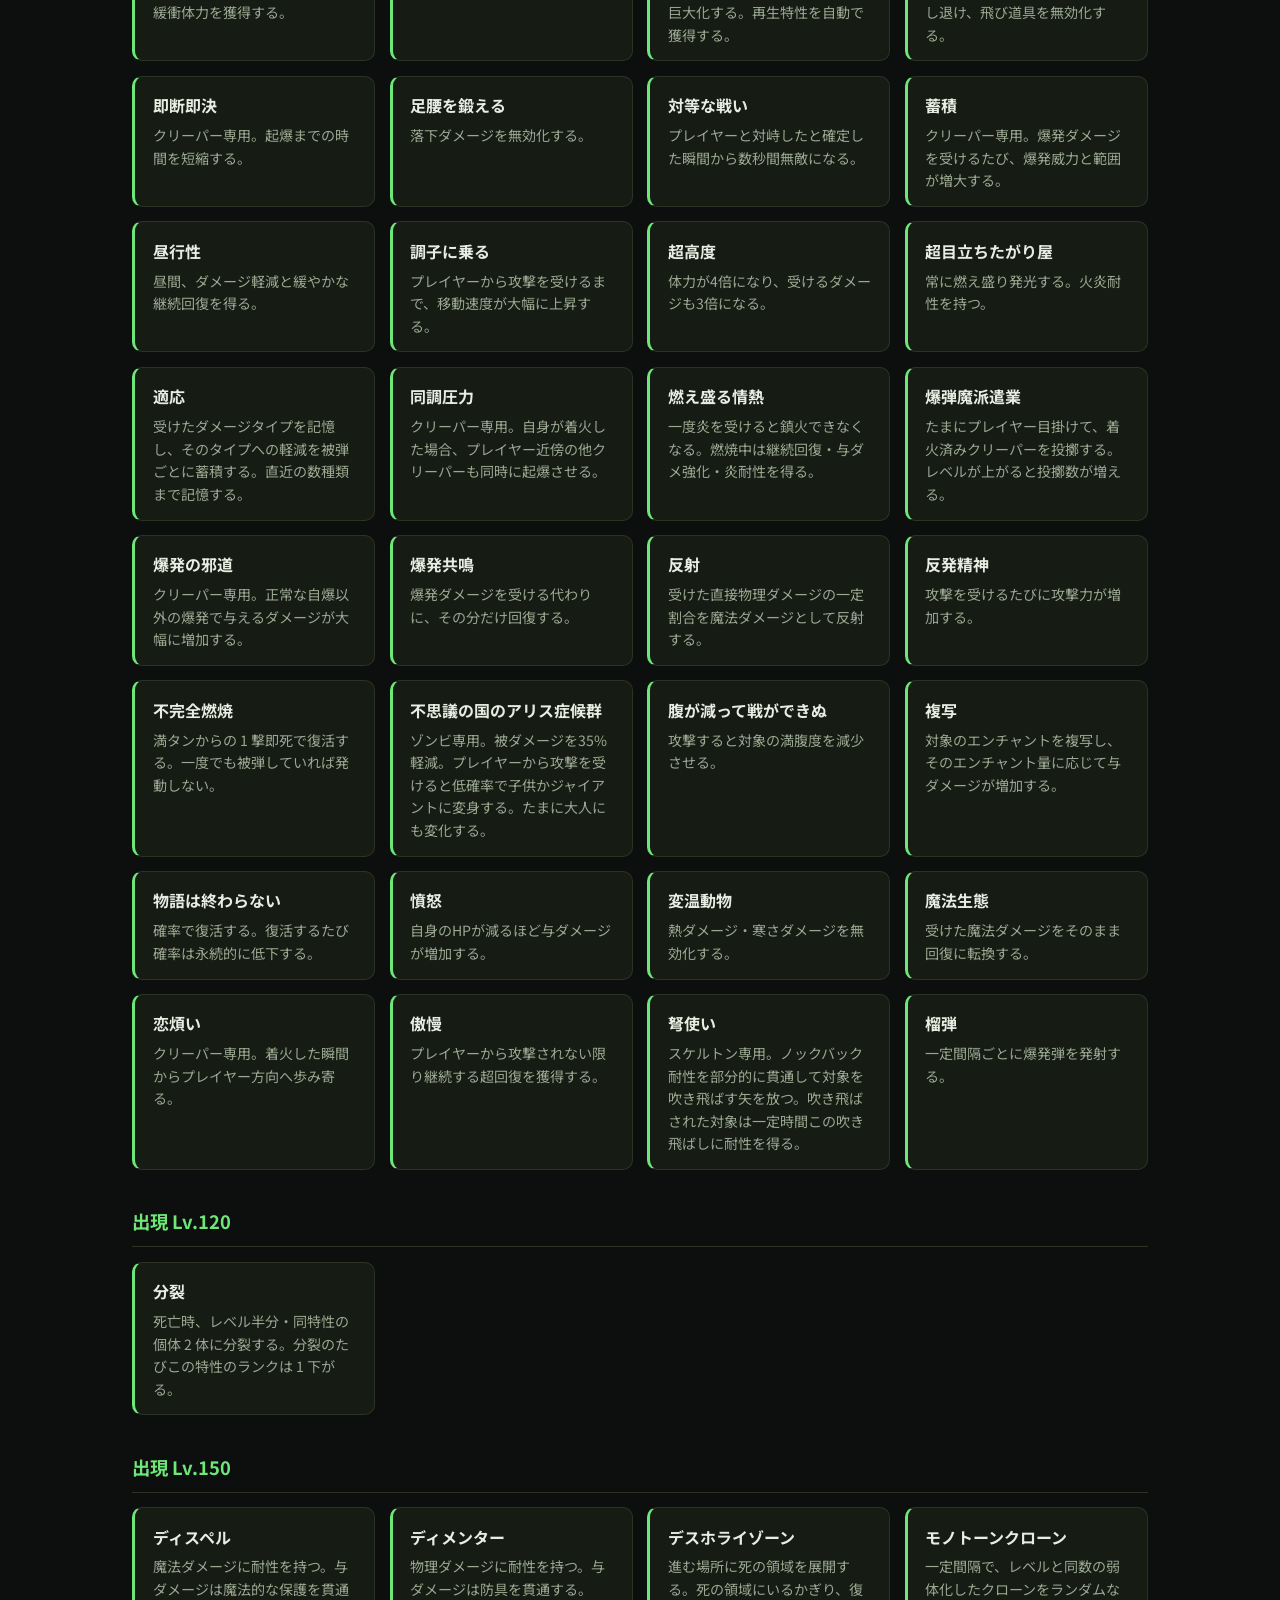
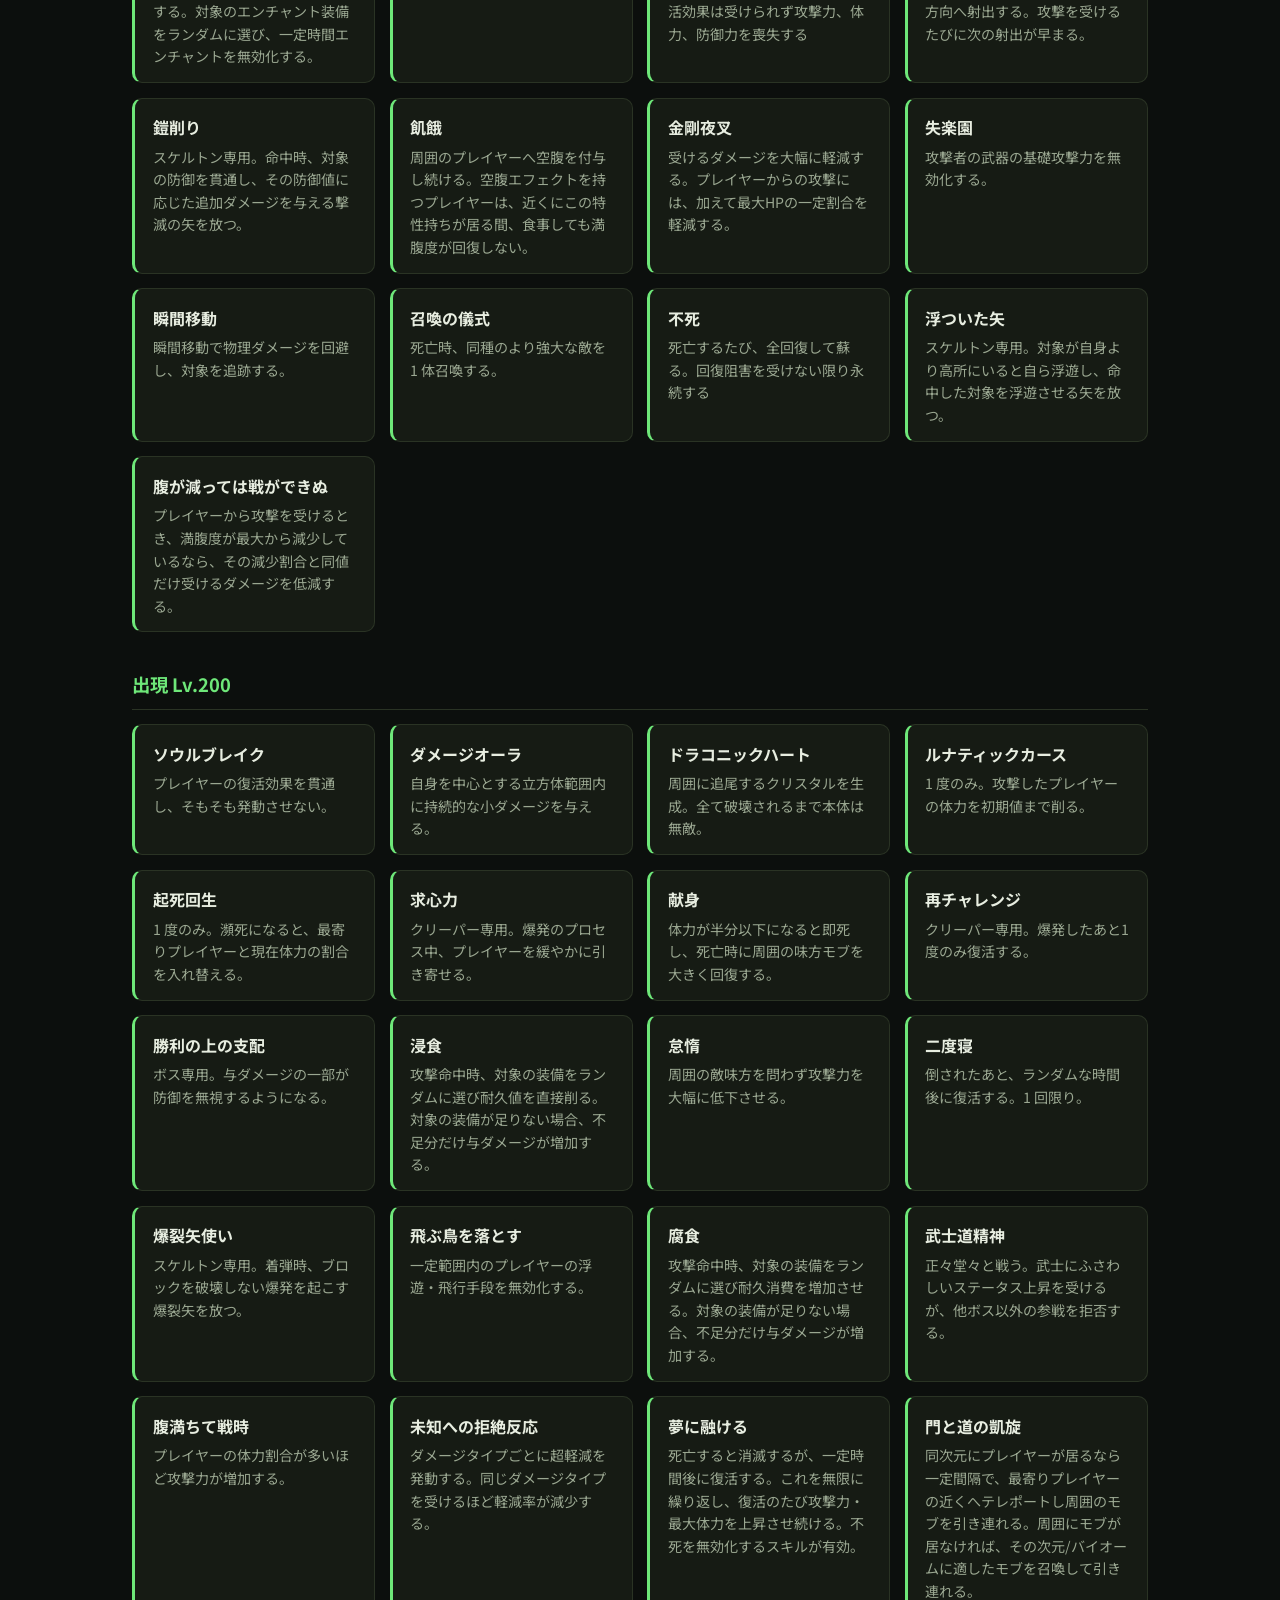
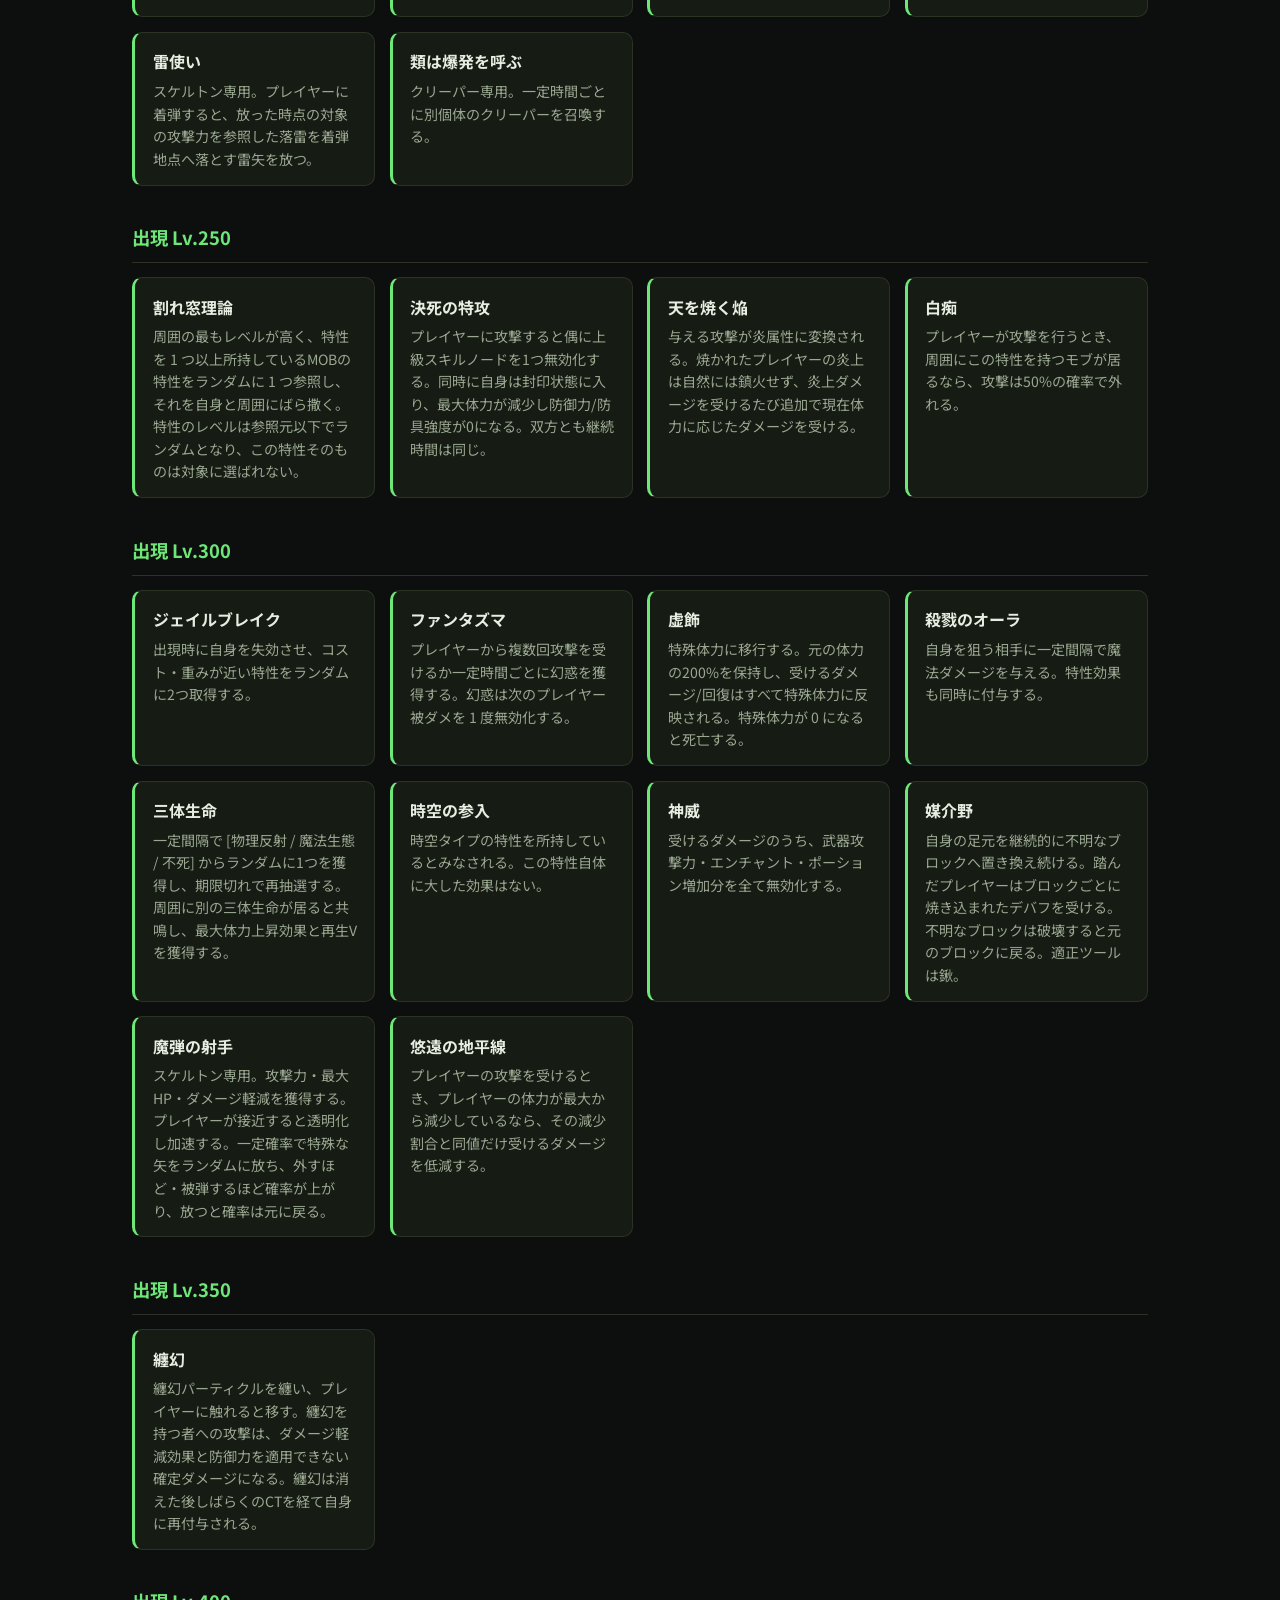
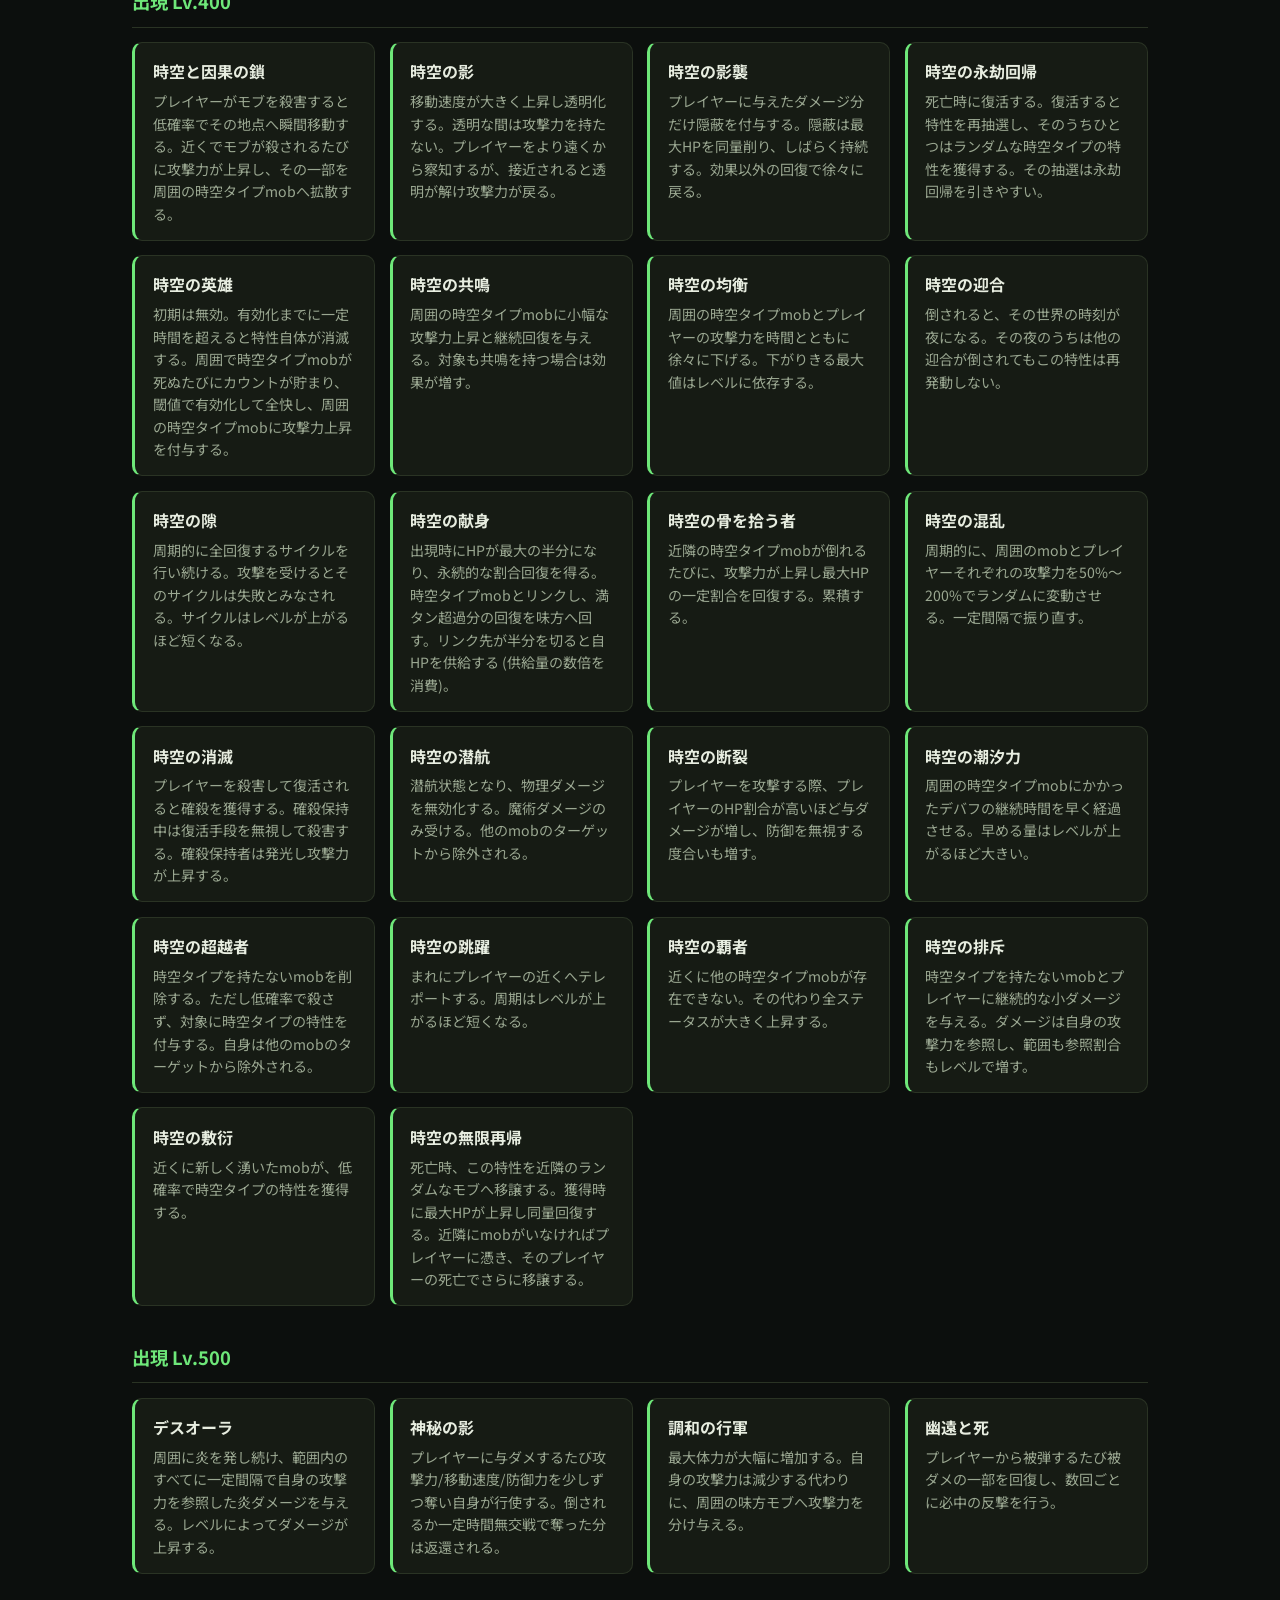
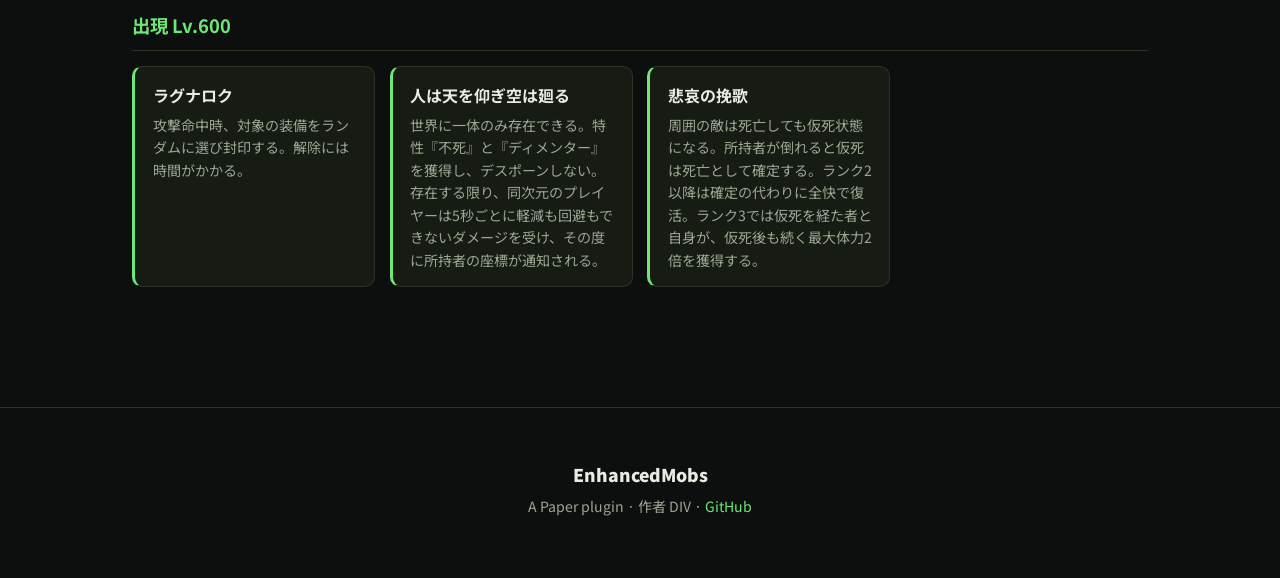
<file: docs/traits.html>
<!DOCTYPE html>
<html lang="ja">
<head>
  <meta charset="UTF-8" />
  <meta name="viewport" content="width=device-width, initial-scale=1.0" />
  <title>EnhancedMobs</title>
  <meta name="description" content="" />
  <link rel="preconnect" href="https://fonts.googleapis.com" />
  <link rel="preconnect" href="https://fonts.gstatic.com" crossorigin />
  <link href="https://fonts.googleapis.com/css2?family=Noto+Sans+JP:wght@400;500;700;900&display=swap" rel="stylesheet" />
  <link rel="stylesheet" href="style.css" />
</head>
<body data-page="traits">
  <script src="content.js"></script>
  <script src="render.js"></script>
</body>
</html>
</file>
<file: docs/style.css>
/* EnhancedMobs landing page */
:root {
  --bg:        #0c0f0d;
  --bg-alt:    #11150f;
  --panel:     #161b14;
  --panel-2:   #1c2319;
  --border:    #2a3324;
  --text:      #e7ede0;
  --muted:     #9aa791;
  --accent:    #6ee779;   /* XP green */
  --accent-2:  #57c2ff;   /* aqua */
  --gold:      #ffd54a;
  --danger:    #ff6b5e;
  --radius:    14px;
  --max:       1080px;
}

* { box-sizing: border-box; }

html { scroll-behavior: smooth; }

body {
  margin: 0;
  font-family: "Noto Sans JP", system-ui, sans-serif;
  background: var(--bg);
  color: var(--text);
  line-height: 1.8;
  -webkit-font-smoothing: antialiased;
}

a { color: var(--accent); text-decoration: none; }
a:hover { text-decoration: underline; }

code {
  font-family: "SFMono-Regular", Consolas, monospace;
  background: var(--panel-2);
  border: 1px solid var(--border);
  border-radius: 6px;
  padding: 0.1em 0.45em;
  font-size: 0.88em;
  color: var(--accent-2);
}

/* HEADER */
.site-header {
  position: sticky;
  top: 0;
  z-index: 50;
  display: flex;
  align-items: center;
  justify-content: space-between;
  gap: 1rem;
  padding: 0.9rem clamp(1rem, 4vw, 2.5rem);
  background: rgba(12, 15, 13, 0.82);
  backdrop-filter: blur(10px);
  border-bottom: 1px solid var(--border);
}
.brand {
  font-weight: 900;
  font-size: 1.25rem;
  letter-spacing: -0.02em;
  color: var(--text);
}
.brand:hover { text-decoration: none; }
.brand span { color: var(--accent); }
.nav { display: flex; gap: clamp(0.6rem, 2vw, 1.6rem); flex-wrap: wrap; }
.nav a { color: var(--muted); font-size: 0.92rem; font-weight: 500; }
.nav a:hover { color: var(--text); text-decoration: none; }
.nav a.active { color: var(--accent); }

/* HERO */
.hero {
  position: relative;
  max-width: var(--max);
  margin: 0 auto;
  padding: clamp(3.5rem, 10vw, 7rem) clamp(1rem, 4vw, 2rem) clamp(2.5rem, 7vw, 5rem);
  text-align: center;
  overflow: hidden;
}
.hero-glow {
  position: absolute;
  top: -30%;
  left: 50%;
  transform: translateX(-50%);
  width: 700px;
  max-width: 120%;
  height: 700px;
  background: radial-gradient(circle, rgba(110,231,121,0.16), transparent 62%);
  pointer-events: none;
  z-index: 0;
}
.hero > * { position: relative; z-index: 1; }
.eyebrow {
  display: inline-block;
  margin: 0 0 1rem;
  padding: 0.3rem 0.9rem;
  font-size: 0.8rem;
  font-weight: 700;
  letter-spacing: 0.08em;
  color: var(--accent);
  background: rgba(110,231,121,0.08);
  border: 1px solid var(--border);
  border-radius: 999px;
}
.hero h1 {
  margin: 0 0 1.2rem;
  font-size: clamp(2.1rem, 6.5vw, 4rem);
  font-weight: 900;
  line-height: 1.25;
  letter-spacing: -0.02em;
}
.hl { color: var(--accent); }
.lede {
  max-width: 620px;
  margin: 0 auto 2rem;
  color: var(--muted);
  font-size: clamp(1rem, 2.4vw, 1.15rem);
}
.lede strong { color: var(--text); }

.cta-row { display: flex; gap: 0.8rem; justify-content: center; flex-wrap: wrap; }
.btn {
  display: inline-block;
  padding: 0.75rem 1.6rem;
  border-radius: 10px;
  font-weight: 700;
  font-size: 0.98rem;
  transition: transform 0.12s ease, background 0.2s ease;
}
.btn:hover { text-decoration: none; transform: translateY(-2px); }
.btn-primary { background: var(--accent); color: #08130a; }
.btn-primary:hover { background: #87f094; }
.btn-ghost { color: var(--text); border: 1px solid var(--border); }
.btn-ghost:hover { background: var(--panel); }

.hero-badges {
  display: flex;
  flex-wrap: wrap;
  justify-content: center;
  gap: 0.6rem 1.4rem;
  list-style: none;
  margin: 2.6rem 0 0;
  padding: 0;
  color: var(--muted);
  font-size: 0.9rem;
}
.hero-badges strong { color: var(--accent); font-size: 1.05rem; }

/* SECTIONS */
.section {
  max-width: var(--max);
  margin: 0 auto;
  padding: clamp(3rem, 8vw, 5.5rem) clamp(1rem, 4vw, 2rem);
}
.section-alt { background: var(--bg-alt); max-width: none; }
.section-alt > * { max-width: var(--max); margin-left: auto; margin-right: auto; }
.section-head { text-align: center; margin-bottom: 2.8rem; }
.section-head h2 {
  margin: 0 0 0.7rem;
  font-size: clamp(1.6rem, 4.5vw, 2.4rem);
  font-weight: 900;
  letter-spacing: -0.01em;
}
.section-head p { margin: 0 auto; max-width: 620px; color: var(--muted); }

/* PILLAR CARDS */
.cards-3 {
  display: grid;
  grid-template-columns: repeat(auto-fit, minmax(260px, 1fr));
  gap: 1.2rem;
}
.card {
  position: relative;
  background: var(--panel);
  border: 1px solid var(--border);
  border-radius: var(--radius);
  padding: 2rem 1.6rem 1.7rem;
  transition: border-color 0.2s ease, transform 0.2s ease;
}
.card:hover { border-color: var(--accent); transform: translateY(-3px); }
a.card-link { display: block; text-decoration: none; color: inherit; }
a.card-link:hover { text-decoration: none; }
.card-more { display: inline-block; margin-top: 0.9rem; color: var(--accent); font-weight: 700; font-size: 0.9rem; }
.card-num {
  font-size: 0.85rem;
  font-weight: 900;
  color: var(--accent);
  opacity: 0.6;
  letter-spacing: 0.1em;
}
.card h3 { margin: 0.4rem 0 0.8rem; font-size: 1.3rem; font-weight: 700; }
.card p { margin: 0; color: var(--muted); font-size: 0.96rem; }
.card strong { color: var(--text); }

/* PROGRESSION */
.progression {
  display: grid;
  grid-template-columns: repeat(auto-fit, minmax(180px, 1fr));
  gap: 1rem;
  list-style: none;
  margin: 0 0 1.6rem;
  padding: 0;
  counter-reset: step;
}
.progression li {
  counter-increment: step;
  position: relative;
  background: var(--panel);
  border: 1px solid var(--border);
  border-radius: var(--radius);
  padding: 1.4rem 1.2rem 1.2rem;
}
.progression li::before {
  content: counter(step);
  display: inline-flex;
  align-items: center;
  justify-content: center;
  width: 1.9rem;
  height: 1.9rem;
  margin-bottom: 0.6rem;
  background: rgba(110,231,121,0.12);
  border: 1px solid var(--accent);
  color: var(--accent);
  border-radius: 8px;
  font-weight: 900;
  font-size: 0.9rem;
}
.step-name { display: block; font-weight: 700; font-size: 1.05rem; margin-bottom: 0.25rem; }
.step-desc { display: block; color: var(--muted); font-size: 0.88rem; line-height: 1.6; }

.note {
  color: var(--muted);
  font-size: 0.9rem;
  border-left: 3px solid var(--border);
  padding-left: 1rem;
  margin: 0;
}

/* SKILLS */
.skill-grid {
  display: grid;
  grid-template-columns: repeat(auto-fill, minmax(200px, 1fr));
  gap: 1rem;
}
.skill-group {
  background: var(--panel);
  border: 1px solid var(--border);
  border-radius: var(--radius);
  padding: 1.2rem 1.3rem 1.3rem;
}
.skill-group h4 {
  margin: 0 0 0.7rem;
  padding-bottom: 0.5rem;
  font-size: 1rem;
  color: var(--accent);
  border-bottom: 1px solid var(--border);
}
.skill-group ul { margin: 0; padding: 0; list-style: none; }
.skill-group li {
  font-size: 0.92rem;
  padding: 0.28rem 0;
  color: var(--text);
}
.skill-group li + li { border-top: 1px solid var(--border); }
.skill-name { display: block; }
.skill-name::before { content: "▪ "; color: var(--muted); }
.skill-desc {
  display: block;
  margin-left: 1.1em;
  color: var(--muted);
  font-size: 0.82rem;
  line-height: 1.55;
}
.off {
  font-size: 0.72rem;
  color: var(--danger);
  border: 1px solid var(--danger);
  border-radius: 5px;
  padding: 0 0.35em;
  margin-left: 0.3em;
  vertical-align: middle;
}

/* TRAITS */
.trait-group-title {
  margin: 2.2rem 0 0.9rem;
  font-size: 1.15rem;
  font-weight: 700;
  color: var(--accent);
  border-bottom: 1px solid var(--border);
  padding-bottom: 0.5rem;
}
.trait-group-title:first-of-type { margin-top: 0; }
.trait-grid {
  display: grid;
  grid-template-columns: repeat(auto-fill, minmax(220px, 1fr));
  gap: 0.9rem;
}
.trait-card {
  background: var(--panel);
  border: 1px solid var(--border);
  border-left: 3px solid var(--accent);
  border-radius: 10px;
  padding: 0.9rem 1.1rem;
}
.trait-name { display: block; font-weight: 700; }
.trait-desc { display: block; margin-top: 0.25rem; color: var(--muted); font-size: 0.88rem; line-height: 1.6; }

/* ATTRIBUTELIB */
.alib-intro {
  max-width: 760px;
  margin: 0 auto 2rem;
  color: var(--muted);
  text-align: center;
}
.alib-intro strong { color: var(--text); }
.alib-layers { margin-bottom: 1.6rem; }
.alib-layers .card h3 { font-size: 1.1rem; }
.alib-points {
  list-style: none;
  margin: 0 0 1.6rem;
  padding: 0;
  display: grid;
  grid-template-columns: repeat(auto-fit, minmax(280px, 1fr));
  gap: 0.7rem;
}
.alib-points li {
  position: relative;
  padding: 0.6rem 0.9rem 0.6rem 2rem;
  background: var(--panel);
  border: 1px solid var(--border);
  border-radius: 10px;
  color: var(--muted);
  font-size: 0.9rem;
}
.alib-points li::before {
  content: "✦";
  position: absolute;
  left: 0.8rem;
  color: var(--accent);
}
.alib-points strong { color: var(--text); }

/* DIMENSION */
.dim-box {
  background: linear-gradient(135deg, var(--panel), var(--panel-2));
  border: 1px solid var(--border);
  border-radius: var(--radius);
  padding: 1.6rem 1.8rem;
  text-align: center;
  color: var(--muted);
  font-size: 1.02rem;
}
.dim-box code { font-size: 1rem; }

/* COMMANDS */
.cmd-list { list-style: none; margin: 0; padding: 0; display: grid; gap: 0.6rem; }
.cmd-list li {
  display: flex;
  flex-wrap: wrap;
  align-items: baseline;
  gap: 0.5rem 1rem;
  background: var(--panel);
  border: 1px solid var(--border);
  border-radius: 10px;
  padding: 0.8rem 1.1rem;
}
.cmd-list code { font-size: 0.92rem; }
.cmd-list span { color: var(--muted); font-size: 0.92rem; }

/* INSTALL */
.install-grid {
  display: grid;
  grid-template-columns: repeat(auto-fit, minmax(280px, 1fr));
  gap: 1.2rem;
  margin-bottom: 1.6rem;
}
.req, .steps {
  background: var(--panel);
  border: 1px solid var(--border);
  border-radius: var(--radius);
  padding: 1.5rem 1.6rem;
}
.req h4, .steps h4 { margin: 0 0 0.9rem; color: var(--accent); font-size: 1.1rem; }
.req ul, .steps ol { margin: 0; padding-left: 1.2rem; color: var(--muted); }
.req li, .steps li { margin-bottom: 0.5rem; }
.req strong, .steps strong { color: var(--text); }

/* FOOTER */
.site-footer {
  text-align: center;
  padding: 3rem 1rem 3.5rem;
  border-top: 1px solid var(--border);
  margin-top: 2rem;
}
.site-footer p { margin: 0.2rem 0; }
.site-footer p:first-child { font-weight: 900; font-size: 1.1rem; }
.muted { color: var(--muted); font-size: 0.88rem; }

/* DETAIL PAGE BITS */
.lead-intro {
  max-width: 760px;
  margin: -0.8rem auto 2.2rem;
  color: var(--muted);
  text-align: center;
  font-size: 1.02rem;
}
.lead-intro strong { color: var(--text); }
.subhead {
  margin: 2.6rem 0 0.6rem;
  font-size: 1.25rem;
  font-weight: 700;
}
.kv-list { list-style: none; margin: 0.6rem 0 0; padding: 0; display: grid; gap: 0.5rem; }
.kv-list li {
  display: flex; flex-wrap: wrap; align-items: baseline; gap: 0.5rem 1rem;
  background: var(--panel); border: 1px solid var(--border);
  border-radius: 10px; padding: 0.7rem 1.1rem;
}
.kv-key { font-weight: 700; }
.kv-val { color: var(--accent); font-weight: 700; }
.kv-note { color: var(--muted); }

/* ENHANCE METHODS */
.method {
  background: var(--panel); border: 1px solid var(--border);
  border-left: 3px solid var(--accent);
  border-radius: var(--radius); padding: 1.3rem 1.5rem; margin-bottom: 1rem;
}
.method-head { display: flex; flex-wrap: wrap; align-items: baseline; gap: 0.6rem 0.9rem; margin-bottom: 0.6rem; }
.method-name { margin: 0; font-size: 1.2rem; font-weight: 700; }
.method-tool {
  font-size: 0.78rem; font-weight: 700; color: var(--accent-2);
  background: rgba(87,194,255,0.1); border: 1px solid var(--accent-2);
  border-radius: 999px; padding: 0.12em 0.7em;
}
.method-body { margin: 0; color: var(--text); font-size: 0.96rem; }
.method-body code { font-size: 0.85em; }
.method-tips { margin: 0.7rem 0 0; padding-left: 1.2rem; color: var(--muted); font-size: 0.9rem; }
.method-tips li { margin-bottom: 0.3rem; }

/* CONFIG TABLES */
.cfg-group-title {
  margin: 2.4rem 0 0.8rem; font-size: 1.15rem; font-weight: 700; color: var(--accent);
  border-bottom: 1px solid var(--border); padding-bottom: 0.5rem;
}
.cfg-table {
  width: 100%; border-collapse: collapse;
  background: var(--panel); border: 1px solid var(--border); border-radius: 10px; overflow: hidden;
  font-size: 0.92rem;
}
.cfg-table th, .cfg-table td {
  text-align: left; padding: 0.65rem 0.9rem; border-bottom: 1px solid var(--border); vertical-align: top;
}
.cfg-table thead th { background: var(--panel-2); color: var(--muted); font-weight: 700; font-size: 0.85rem; }
.cfg-table tbody tr:last-child td { border-bottom: none; }
.cfg-key { white-space: nowrap; }
.cfg-key code { font-size: 0.82rem; }
.cfg-def { color: var(--accent); font-weight: 700; white-space: nowrap; }
.cfg-desc { color: var(--muted); }

/* CHANGELOG */
.cl-entry {
  background: var(--panel); border: 1px solid var(--border);
  border-radius: var(--radius); padding: 1.3rem 1.5rem; margin-bottom: 1rem;
}
.cl-head { display: flex; align-items: baseline; gap: 0.9rem; margin-bottom: 0.8rem;
  border-bottom: 1px solid var(--border); padding-bottom: 0.6rem; }
.cl-version { font-weight: 900; font-size: 1.1rem; color: var(--accent); }
.cl-date { color: var(--muted); font-size: 0.88rem; }
.cl-changes { list-style: none; margin: 0; padding: 0; display: grid; gap: 0.5rem; }
.cl-changes li { display: flex; gap: 0.7rem; align-items: baseline; }
.cl-tag {
  flex: none; font-size: 0.72rem; font-weight: 700; border-radius: 5px;
  padding: 0.1em 0.55em; min-width: 3em; text-align: center;
}
.cl-new    { background: rgba(110,231,121,0.14); color: var(--accent);   border: 1px solid var(--accent); }
.cl-fix    { background: rgba(87,194,255,0.12);  color: var(--accent-2); border: 1px solid var(--accent-2); }
.cl-change { background: rgba(255,213,74,0.12);  color: var(--gold);     border: 1px solid var(--gold); }
.cl-text { color: var(--text); font-size: 0.94rem; }
.more-row { text-align: center; margin-top: 1.6rem; }

@media (max-width: 560px) {
  .nav { gap: 0.5rem 0.9rem; font-size: 0.85rem; }
  .cfg-key, .cfg-def { white-space: normal; }
}
</file>
